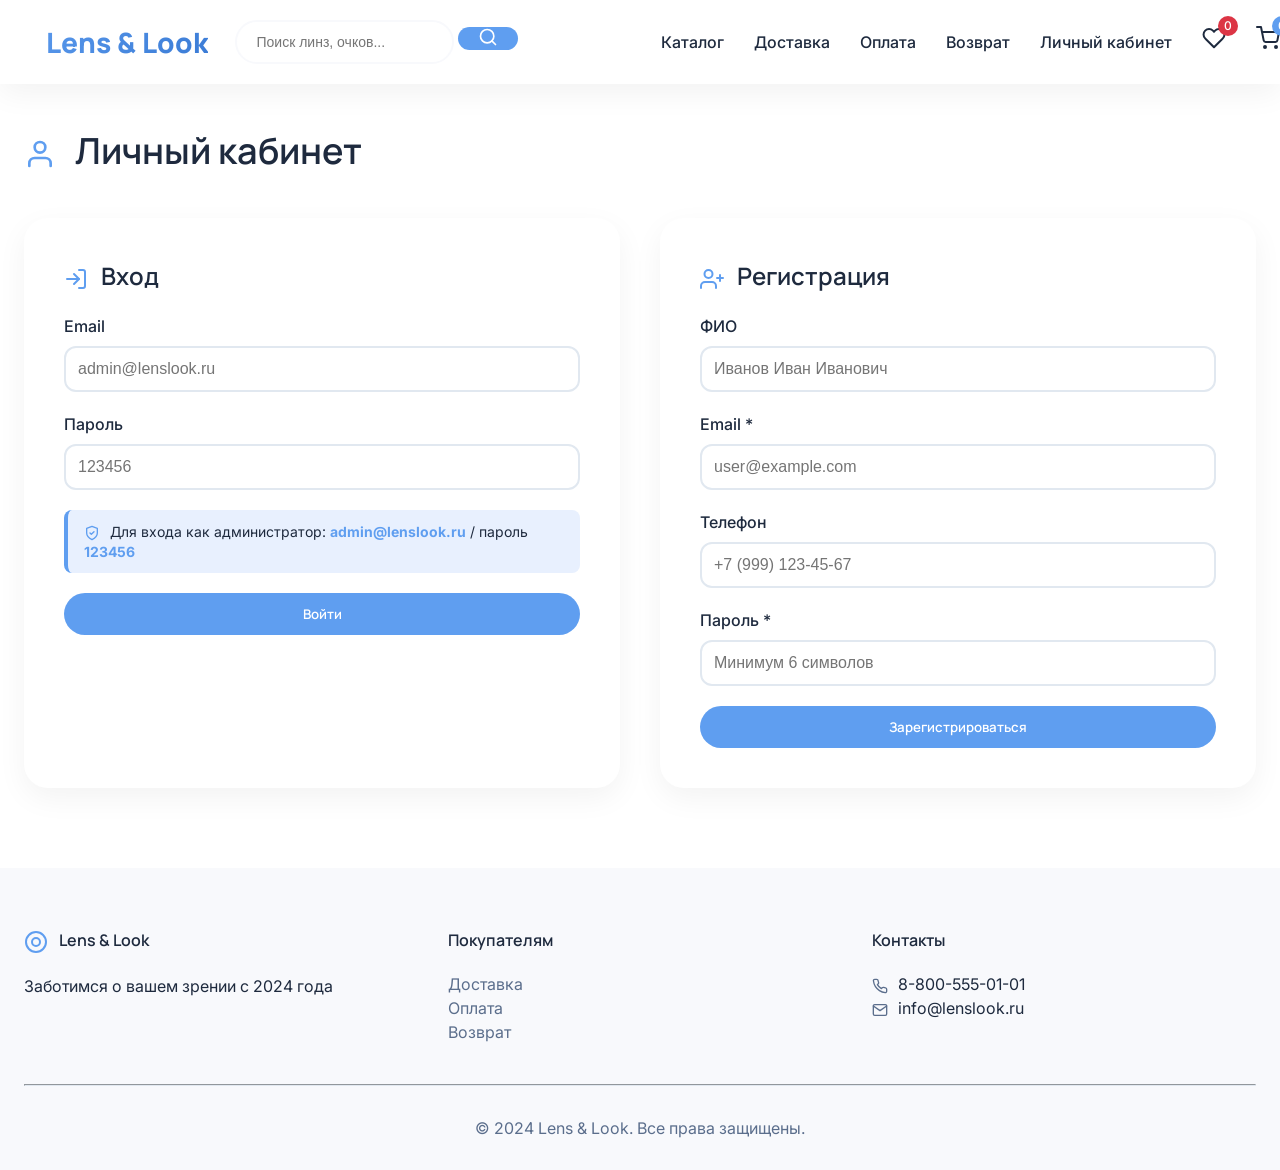
<file: account.html>
<!DOCTYPE html>
<html lang="ru">
<head>
    <meta charset="UTF-8">
    <meta name="viewport" content="width=device-width, initial-scale=1.0">
    <title>Личный кабинет - Lens & Look</title>
    <link href="https://fonts.googleapis.com/css2?family=Manrope:wght@400;600;800&family=Inter:wght@400;500&display=swap" rel="stylesheet">
    <link rel="stylesheet" href="assets/css/main.css">
</head>
<body>

<header>
    <div class="container header-inner">
        <a href="index.html" class="logo">
            <svg width="32" height="32" viewBox="0 0 24 24" fill="none" stroke="currentColor" stroke-width="2" stroke-linecap="round" stroke-linejoin="round" style="display: inline-block; vertical-align: middle; margin-right: 8px;">
                <circle cx="12" cy="12" r="10"/>
                <circle cx="12" cy="12" r="4"/>
                <line x1="21" y1="12" x2="23" y2="12"/>
                <line x1="1" y1="12" x2="3" y2="12"/>
                <line x1="12" y1="21" x2="12" y2="23"/>
                <line x1="12" y1="1" x2="12" y2="3"/>
            </svg>
            Lens & Look
        </a>
        <div class="search-bar">
            <form action="search.html" method="GET">
                <input type="text" name="q" placeholder="Поиск линз, очков..." required>
                <button type="submit">
                    <svg width="20" height="20" viewBox="0 0 24 24" fill="none" stroke="currentColor" stroke-width="2" stroke-linecap="round" stroke-linejoin="round">
                        <circle cx="11" cy="11" r="8"/>
                        <line x1="21" y1="21" x2="16.65" y2="16.65"/>
                    </svg>
                </button>
            </form>
        </div>
        <div class="nav-links">
            <a href="catalog.html">Каталог</a>
            <a href="delivery.html">Доставка</a>
            <a href="payment.html">Оплата</a>
            <a href="returns.html">Возврат</a>
            <a href="account.html">Личный кабинет</a>
            <a href="favorites.html" class="favorites-icon">
                <svg width="24" height="24" viewBox="0 0 24 24" fill="none" stroke="currentColor" stroke-width="2" stroke-linecap="round" stroke-linejoin="round">
                    <path d="M20.84 4.61a5.5 5.5 0 0 0-7.78 0L12 5.67l-1.06-1.06a5.5 5.5 0 0 0-7.78 7.78l1.06 1.06L12 21.23l7.78-7.78 1.06-1.06a5.5 5.5 0 0 0 0-7.78z"/>
                </svg>
                <span class="favorites-count" id="favoritesCount">0</span>
            </a>
            <a href="cart.html" class="cart-icon">
                <svg width="24" height="24" viewBox="0 0 24 24" fill="none" stroke="currentColor" stroke-width="2" stroke-linecap="round" stroke-linejoin="round">
                    <circle cx="9" cy="21" r="1"/>
                    <circle cx="20" cy="21" r="1"/>
                    <path d="M1 1h4l2.68 13.39a2 2 0 0 0 2 1.61h9.72a2 2 0 0 0 2-1.61L23 6H6"/>
                </svg>
                <span class="cart-count" id="cartCount">0</span>
            </a>
        </div>
    </div>
</header>

<main>
    <div class="container">
        <h1 class="page-title">
            <svg width="32" height="32" viewBox="0 0 24 24" fill="none" stroke="#5F9EF0" stroke-width="2" stroke-linecap="round" stroke-linejoin="round" style="display: inline-block; vertical-align: middle; margin-right: 12px;">
                <path d="M20 21v-2a4 4 0 0 0-4-4H8a4 4 0 0 0-4 4v2"/>
                <circle cx="12" cy="7" r="4"/>
            </svg>
            Личный кабинет
        </h1>
        <div id="accountContent"></div>
    </div>
</main>

<footer>
    <div class="container">
        <div class="footer-grid">
            <div>
                <h4>
                    <svg width="24" height="24" viewBox="0 0 24 24" fill="none" stroke="#5F9EF0" stroke-width="2" stroke-linecap="round" stroke-linejoin="round" style="display: inline-block; vertical-align: middle; margin-right: 8px;">
                        <circle cx="12" cy="12" r="10"/>
                        <circle cx="12" cy="12" r="4"/>
                    </svg>
                    Lens & Look
                </h4>
                <p>Заботимся о вашем зрении с 2024 года</p>
            </div>
            <div>
                <h4>Покупателям</h4>
                <ul>
                    <li><a href="delivery.html">Доставка</a></li>
                    <li><a href="payment.html">Оплата</a></li>
                    <li><a href="returns.html">Возврат</a></li>
                </ul>
            </div>
            <div>
                <h4>Контакты</h4>
                <p>
                    <svg width="16" height="16" viewBox="0 0 24 24" fill="none" stroke="#5B6E8C" stroke-width="2" stroke-linecap="round" stroke-linejoin="round" style="display: inline-block; vertical-align: middle; margin-right: 6px;">
                        <path d="M22 16.92v3a2 2 0 0 1-2.18 2 19.79 19.79 0 0 1-8.63-3.07 19.5 19.5 0 0 1-6-6 19.79 19.79 0 0 1-3.07-8.67A2 2 0 0 1 4.11 2h3a2 2 0 0 1 2 1.72c.127.96.361 1.903.7 2.81a2 2 0 0 1-.45 2.11L8.09 9.91a16 16 0 0 0 6 6l1.27-1.27a2 2 0 0 1 2.11-.45c.907.339 1.85.573 2.81.7A2 2 0 0 1 22 16.92z"/>
                    </svg>
                    8-800-555-01-01
                </p>
                <p>
                    <svg width="16" height="16" viewBox="0 0 24 24" fill="none" stroke="#5B6E8C" stroke-width="2" stroke-linecap="round" stroke-linejoin="round" style="display: inline-block; vertical-align: middle; margin-right: 6px;">
                        <path d="M4 4h16c1.1 0 2 .9 2 2v12c0 1.1-.9 2-2 2H4c-1.1 0-2-.9-2-2V6c0-1.1.9-2 2-2z"/>
                        <polyline points="22,6 12,13 2,6"/>
                    </svg>
                    info@lenslook.ru
                </p>
            </div>
        </div>
        <hr>
        <p class="copyright">© 2024 Lens & Look. Все права защищены.</p>
    </div>
</footer>

<script src="assets/js/main.js"></script>
</body>
</html>
</file>
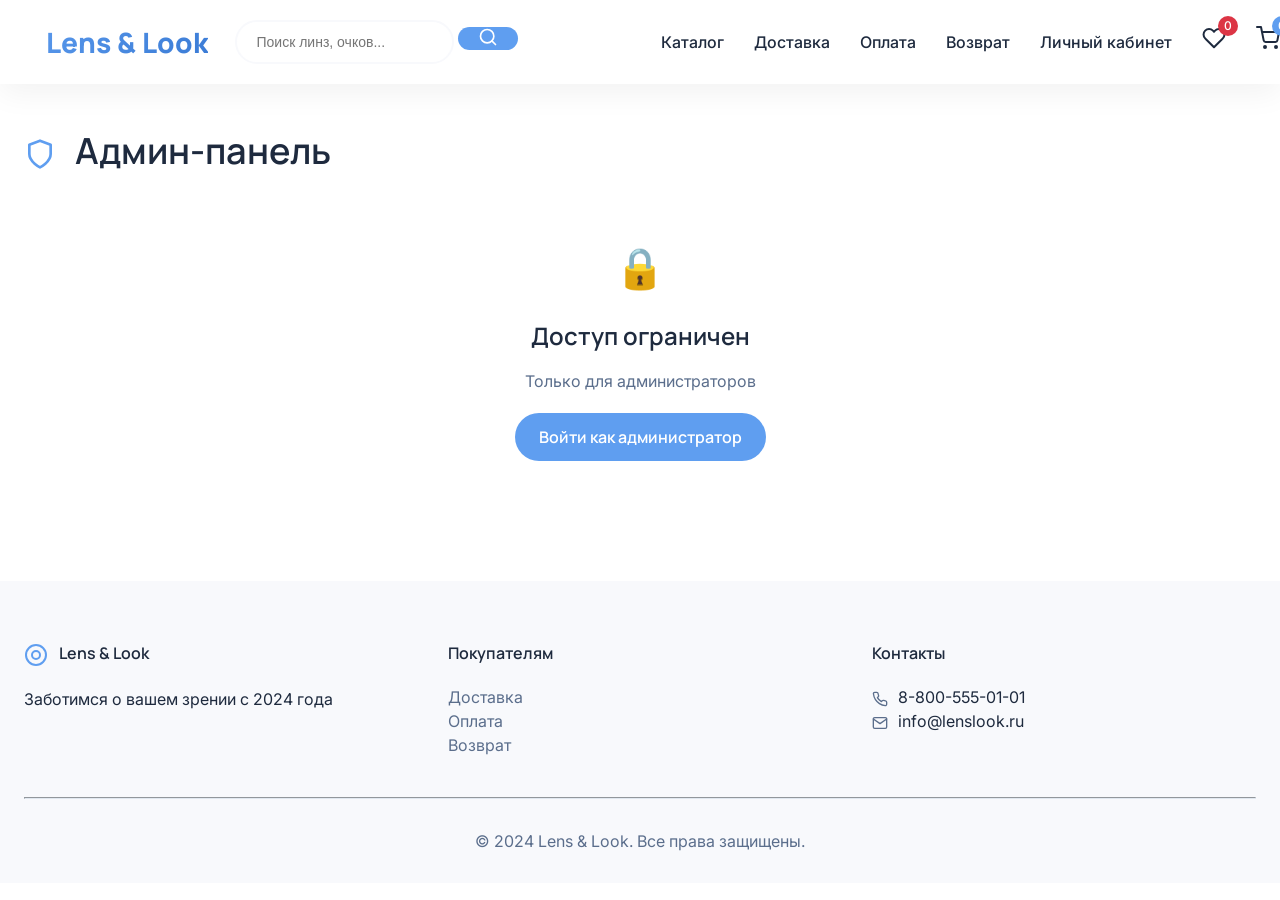
<file: admin.html>
<!DOCTYPE html>
<html lang="ru">
<head>
    <meta charset="UTF-8">
    <meta name="viewport" content="width=device-width, initial-scale=1.0">
    <title>Админ-панель - Lens & Look</title>
    <link href="https://fonts.googleapis.com/css2?family=Manrope:wght@400;600;800&family=Inter:wght@400;500&display=swap" rel="stylesheet">
    <link rel="stylesheet" href="assets/css/main.css">
</head>
<body>

<header>
    <div class="container header-inner">
        <a href="index.html" class="logo">
            <svg width="32" height="32" viewBox="0 0 24 24" fill="none" stroke="currentColor" stroke-width="2" stroke-linecap="round" stroke-linejoin="round" style="display: inline-block; vertical-align: middle; margin-right: 8px;">
                <circle cx="12" cy="12" r="10"/>
                <circle cx="12" cy="12" r="4"/>
                <line x1="21" y1="12" x2="23" y2="12"/>
                <line x1="1" y1="12" x2="3" y2="12"/>
                <line x1="12" y1="21" x2="12" y2="23"/>
                <line x1="12" y1="1" x2="12" y2="3"/>
            </svg>
            Lens & Look
        </a>
        <div class="search-bar">
            <form action="search.html" method="GET">
                <input type="text" name="q" placeholder="Поиск линз, очков..." required>
                <button type="submit">
                    <svg width="20" height="20" viewBox="0 0 24 24" fill="none" stroke="currentColor" stroke-width="2" stroke-linecap="round" stroke-linejoin="round">
                        <circle cx="11" cy="11" r="8"/>
                        <line x1="21" y1="21" x2="16.65" y2="16.65"/>
                    </svg>
                </button>
            </form>
        </div>
        <div class="nav-links">
            <a href="catalog.html">Каталог</a>
            <a href="delivery.html">Доставка</a>
            <a href="payment.html">Оплата</a>
            <a href="returns.html">Возврат</a>
            <a href="account.html">Личный кабинет</a>
            <a href="favorites.html" class="favorites-icon">
                <svg width="24" height="24" viewBox="0 0 24 24" fill="none" stroke="currentColor" stroke-width="2" stroke-linecap="round" stroke-linejoin="round">
                    <path d="M20.84 4.61a5.5 5.5 0 0 0-7.78 0L12 5.67l-1.06-1.06a5.5 5.5 0 0 0-7.78 7.78l1.06 1.06L12 21.23l7.78-7.78 1.06-1.06a5.5 5.5 0 0 0 0-7.78z"/>
                </svg>
                <span class="favorites-count" id="favoritesCount">0</span>
            </a>
            <a href="cart.html" class="cart-icon">
                <svg width="24" height="24" viewBox="0 0 24 24" fill="none" stroke="currentColor" stroke-width="2" stroke-linecap="round" stroke-linejoin="round">
                    <circle cx="9" cy="21" r="1"/>
                    <circle cx="20" cy="21" r="1"/>
                    <path d="M1 1h4l2.68 13.39a2 2 0 0 0 2 1.61h9.72a2 2 0 0 0 2-1.61L23 6H6"/>
                </svg>
                <span class="cart-count" id="cartCount">0</span>
            </a>
        </div>
    </div>
</header>

<main>
    <div class="container">
        <h1 class="page-title">
            <svg width="32" height="32" viewBox="0 0 24 24" fill="none" stroke="#5F9EF0" stroke-width="2" stroke-linecap="round" stroke-linejoin="round" style="display: inline-block; vertical-align: middle; margin-right: 12px;">
                <path d="M12 22s8-4 8-10V5l-8-3-8 3v7c0 6 8 10 8 10z"/>
            </svg>
            Админ-панель
        </h1>
        
        <!-- Проверка на админа -->
        <div id="adminAccessCheck">
            <div style="text-align: center; padding: 40px;">
                <div style="font-size: 40px; margin-bottom: 20px;">🔒</div>
                <h2 style="margin-bottom: 15px;">Доступ ограничен</h2>
                <p style="color: #5B6E8C; margin-bottom: 20px;">Только для администраторов</p>
                <a href="account.html" class="btn">Войти как администратор</a>
            </div>
        </div>
        
        <div id="adminContent" style="display: none;"></div>
    </div>
</main>

<footer>
    <div class="container">
        <div class="footer-grid">
            <div>
                <h4>
                    <svg width="24" height="24" viewBox="0 0 24 24" fill="none" stroke="#5F9EF0" stroke-width="2" stroke-linecap="round" stroke-linejoin="round" style="display: inline-block; vertical-align: middle; margin-right: 8px;">
                        <circle cx="12" cy="12" r="10"/>
                        <circle cx="12" cy="12" r="4"/>
                    </svg>
                    Lens & Look
                </h4>
                <p>Заботимся о вашем зрении с 2024 года</p>
            </div>
            <div>
                <h4>Покупателям</h4>
                <ul>
                    <li><a href="delivery.html">Доставка</a></li>
                    <li><a href="payment.html">Оплата</a></li>
                    <li><a href="returns.html">Возврат</a></li>
                </ul>
            </div>
            <div>
                <h4>Контакты</h4>
                <p>
                    <svg width="16" height="16" viewBox="0 0 24 24" fill="none" stroke="#5B6E8C" stroke-width="2" stroke-linecap="round" stroke-linejoin="round" style="display: inline-block; vertical-align: middle; margin-right: 6px;">
                        <path d="M22 16.92v3a2 2 0 0 1-2.18 2 19.79 19.79 0 0 1-8.63-3.07 19.5 19.5 0 0 1-6-6 19.79 19.79 0 0 1-3.07-8.67A2 2 0 0 1 4.11 2h3a2 2 0 0 1 2 1.72c.127.96.361 1.903.7 2.81a2 2 0 0 1-.45 2.11L8.09 9.91a16 16 0 0 0 6 6l1.27-1.27a2 2 0 0 1 2.11-.45c.907.339 1.85.573 2.81.7A2 2 0 0 1 22 16.92z"/>
                    </svg>
                    8-800-555-01-01
                </p>
                <p>
                    <svg width="16" height="16" viewBox="0 0 24 24" fill="none" stroke="#5B6E8C" stroke-width="2" stroke-linecap="round" stroke-linejoin="round" style="display: inline-block; vertical-align: middle; margin-right: 6px;">
                        <path d="M4 4h16c1.1 0 2 .9 2 2v12c0 1.1-.9 2-2 2H4c-1.1 0-2-.9-2-2V6c0-1.1.9-2 2-2z"/>
                        <polyline points="22,6 12,13 2,6"/>
                    </svg>
                    info@lenslook.ru
                </p>
            </div>
        </div>
        <hr>
        <p class="copyright">© 2024 Lens & Look. Все права защищены.</p>
    </div>
</footer>

<script src="assets/js/main.js"></script>
<script>
    // Проверка доступа при загрузке страницы
    document.addEventListener('DOMContentLoaded', function() {
        const user = getCurrentUser();
        const isAdmin = user && user.isAdmin;
        
        const accessCheck = document.getElementById('adminAccessCheck');
        const adminContent = document.getElementById('adminContent');
        
        if (isAdmin) {
            accessCheck.style.display = 'none';
            adminContent.style.display = 'block';
            adminContent.innerHTML = renderAdminPanel();
            
            // Загружаем заказы
            setTimeout(function() {
                if (typeof renderAdminOrders === 'function') {
                    renderAdminOrders();
                }
            }, 100);
        } else {
            accessCheck.style.display = 'block';
            adminContent.style.display = 'none';
        }
        
        updateCartCount();
        updateFavoritesCount();
    });
</script>
</body>
</html>
</file>
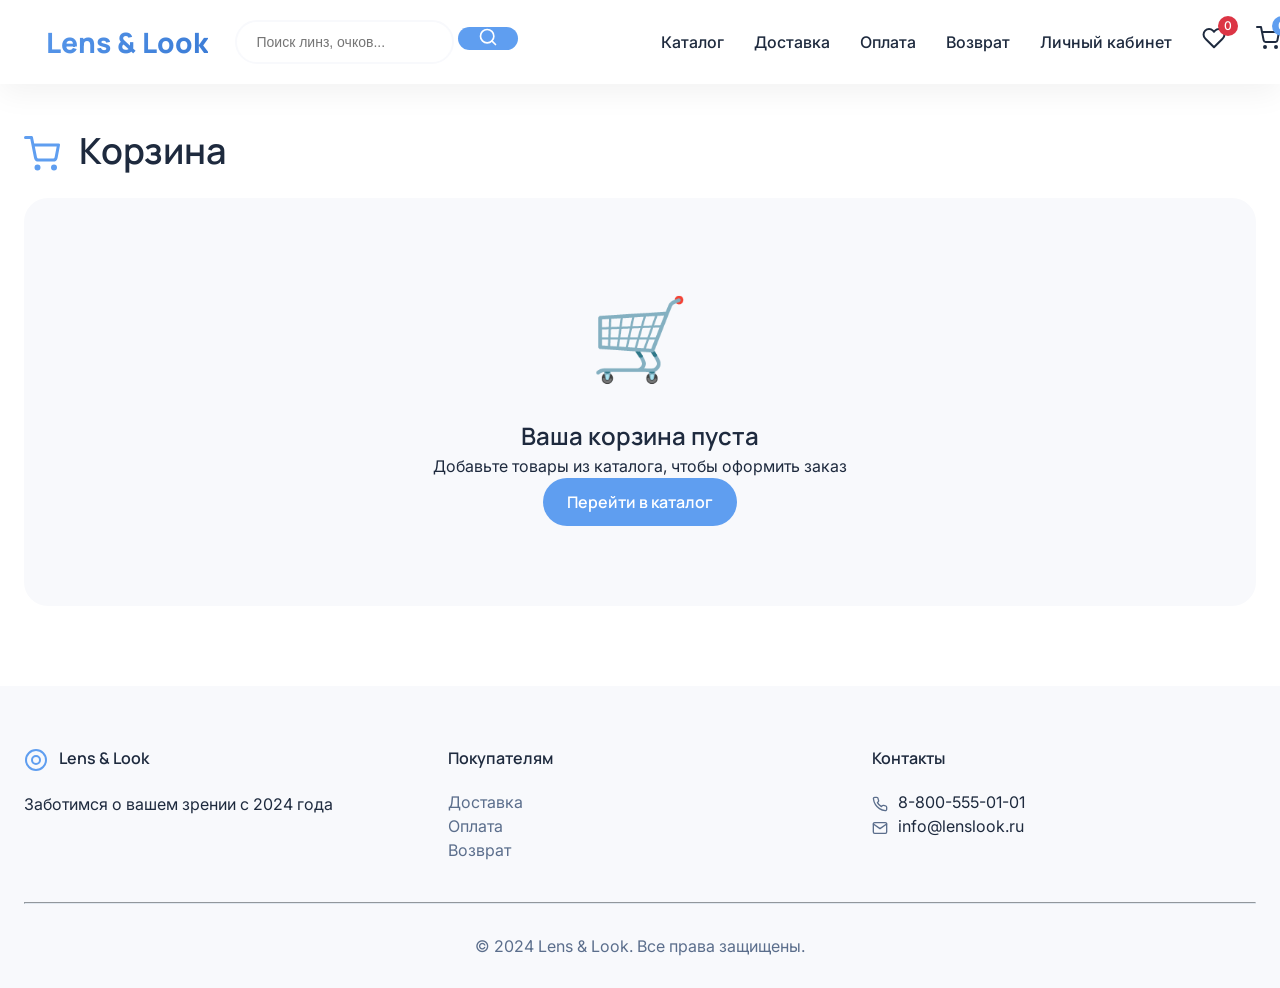
<file: cart.html>
<!DOCTYPE html>
<html lang="ru">
<head>
    <meta charset="UTF-8">
    <meta name="viewport" content="width=device-width, initial-scale=1.0">
    <title>Корзина - Lens & Look</title>
    <link href="https://fonts.googleapis.com/css2?family=Manrope:wght@400;600;800&family=Inter:wght@400;500&display=swap" rel="stylesheet">
    <link rel="stylesheet" href="assets/css/main.css">
</head>
<body>

<header>
    <div class="container header-inner">
        <a href="index.html" class="logo">
            <svg width="32" height="32" viewBox="0 0 24 24" fill="none" stroke="currentColor" stroke-width="2" stroke-linecap="round" stroke-linejoin="round" style="display: inline-block; vertical-align: middle; margin-right: 8px;">
                <circle cx="12" cy="12" r="10"/>
                <circle cx="12" cy="12" r="4"/>
                <line x1="21" y1="12" x2="23" y2="12"/>
                <line x1="1" y1="12" x2="3" y2="12"/>
                <line x1="12" y1="21" x2="12" y2="23"/>
                <line x1="12" y1="1" x2="12" y2="3"/>
            </svg>
            Lens & Look
        </a>
        <div class="search-bar">
            <form action="search.html" method="GET">
                <input type="text" name="q" placeholder="Поиск линз, очков..." required>
                <button type="submit">
                    <svg width="20" height="20" viewBox="0 0 24 24" fill="none" stroke="currentColor" stroke-width="2" stroke-linecap="round" stroke-linejoin="round">
                        <circle cx="11" cy="11" r="8"/>
                        <line x1="21" y1="21" x2="16.65" y2="16.65"/>
                    </svg>
                </button>
            </form>
        </div>
        <div class="nav-links">
            <a href="catalog.html">Каталог</a>
            <a href="delivery.html">Доставка</a>
            <a href="payment.html">Оплата</a>
            <a href="returns.html">Возврат</a>
            <a href="account.html">Личный кабинет</a>
            <a href="favorites.html" class="favorites-icon">
                <svg width="24" height="24" viewBox="0 0 24 24" fill="none" stroke="currentColor" stroke-width="2" stroke-linecap="round" stroke-linejoin="round">
                    <path d="M20.84 4.61a5.5 5.5 0 0 0-7.78 0L12 5.67l-1.06-1.06a5.5 5.5 0 0 0-7.78 7.78l1.06 1.06L12 21.23l7.78-7.78 1.06-1.06a5.5 5.5 0 0 0 0-7.78z"/>
                </svg>
                <span class="favorites-count" id="favoritesCount">0</span>
            </a>
            <a href="cart.html" class="cart-icon">
                <svg width="24" height="24" viewBox="0 0 24 24" fill="none" stroke="currentColor" stroke-width="2" stroke-linecap="round" stroke-linejoin="round">
                    <circle cx="9" cy="21" r="1"/>
                    <circle cx="20" cy="21" r="1"/>
                    <path d="M1 1h4l2.68 13.39a2 2 0 0 0 2 1.61h9.72a2 2 0 0 0 2-1.61L23 6H6"/>
                </svg>
                <span class="cart-count" id="cartCount">0</span>
            </a>
        </div>
    </div>
</header>

<main>
    <div class="container">
        <h1 class="page-title">
            <svg width="36" height="36" viewBox="0 0 24 24" fill="none" stroke="#5F9EF0" stroke-width="2" stroke-linecap="round" stroke-linejoin="round" style="display: inline-block; vertical-align: middle; margin-right: 12px;">
                <circle cx="9" cy="21" r="1"/>
                <circle cx="20" cy="21" r="1"/>
                <path d="M1 1h4l2.68 13.39a2 2 0 0 0 2 1.61h9.72a2 2 0 0 0 2-1.61L23 6H6"/>
            </svg>
            Корзина
        </h1>
        <div id="cartContent"></div>
    </div>
</main>

<footer>
    <div class="container">
        <div class="footer-grid">
            <div>
                <h4>
                    <svg width="24" height="24" viewBox="0 0 24 24" fill="none" stroke="#5F9EF0" stroke-width="2" stroke-linecap="round" stroke-linejoin="round" style="display: inline-block; vertical-align: middle; margin-right: 8px;">
                        <circle cx="12" cy="12" r="10"/>
                        <circle cx="12" cy="12" r="4"/>
                    </svg>
                    Lens & Look
                </h4>
                <p>Заботимся о вашем зрении с 2024 года</p>
            </div>
            <div>
                <h4>Покупателям</h4>
                <ul>
                    <li><a href="delivery.html">Доставка</a></li>
                    <li><a href="payment.html">Оплата</a></li>
                    <li><a href="returns.html">Возврат</a></li>
                </ul>
            </div>
            <div>
                <h4>Контакты</h4>
                <p>
                    <svg width="16" height="16" viewBox="0 0 24 24" fill="none" stroke="#5B6E8C" stroke-width="2" stroke-linecap="round" stroke-linejoin="round" style="display: inline-block; vertical-align: middle; margin-right: 6px;">
                        <path d="M22 16.92v3a2 2 0 0 1-2.18 2 19.79 19.79 0 0 1-8.63-3.07 19.5 19.5 0 0 1-6-6 19.79 19.79 0 0 1-3.07-8.67A2 2 0 0 1 4.11 2h3a2 2 0 0 1 2 1.72c.127.96.361 1.903.7 2.81a2 2 0 0 1-.45 2.11L8.09 9.91a16 16 0 0 0 6 6l1.27-1.27a2 2 0 0 1 2.11-.45c.907.339 1.85.573 2.81.7A2 2 0 0 1 22 16.92z"/>
                    </svg>
                    8-800-555-01-01
                </p>
                <p>
                    <svg width="16" height="16" viewBox="0 0 24 24" fill="none" stroke="#5B6E8C" stroke-width="2" stroke-linecap="round" stroke-linejoin="round" style="display: inline-block; vertical-align: middle; margin-right: 6px;">
                        <path d="M4 4h16c1.1 0 2 .9 2 2v12c0 1.1-.9 2-2 2H4c-1.1 0-2-.9-2-2V6c0-1.1.9-2 2-2z"/>
                        <polyline points="22,6 12,13 2,6"/>
                    </svg>
                    info@lenslook.ru
                </p>
            </div>
        </div>
        <hr>
        <p class="copyright">© 2024 Lens & Look. Все права защищены.</p>
    </div>
</footer>

<script src="assets/js/main.js"></script>
</body>
</html>
</file>
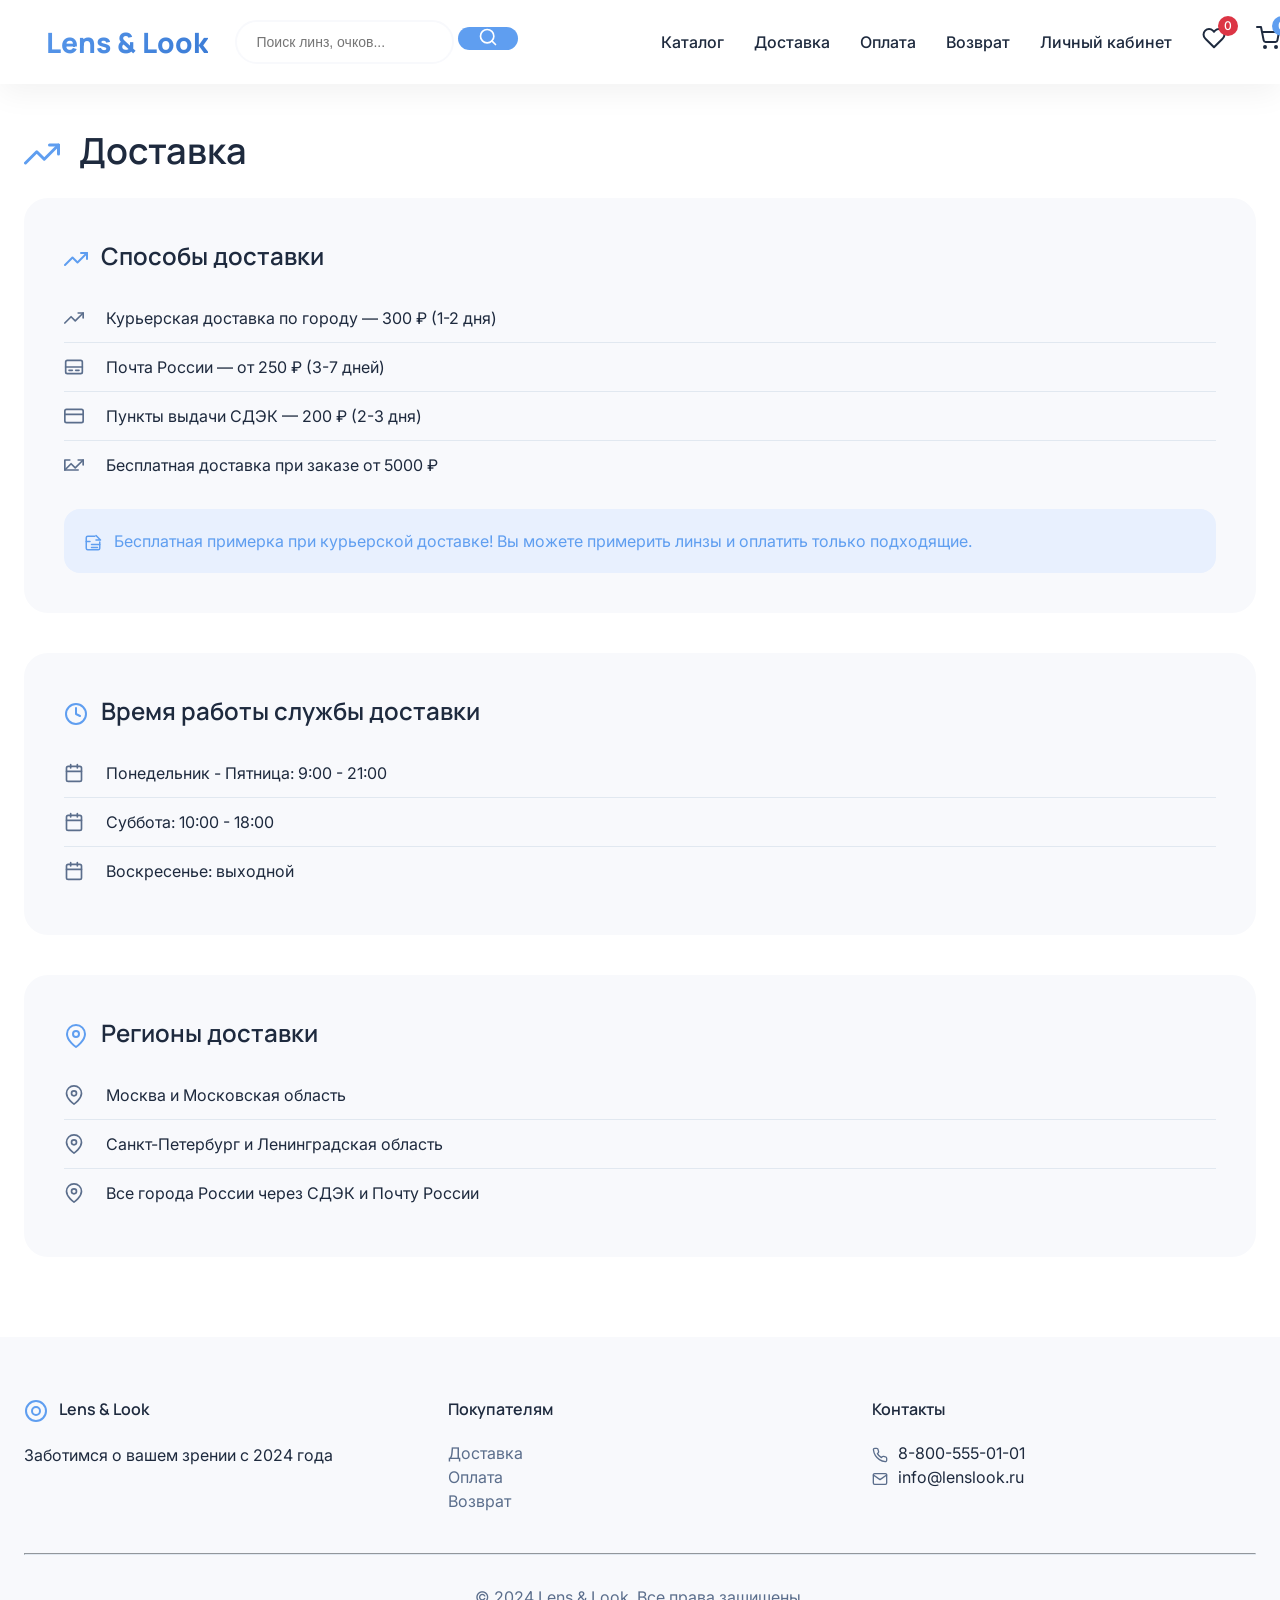
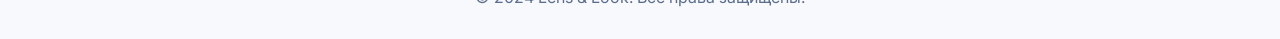
<file: delivery.html>
<!DOCTYPE html>
<html lang="ru">
<head>
    <meta charset="UTF-8">
    <meta name="viewport" content="width=device-width, initial-scale=1.0">
    <title>Доставка - Lens & Look</title>
    <link href="https://fonts.googleapis.com/css2?family=Manrope:wght@400;600;800&family=Inter:wght@400;500&display=swap" rel="stylesheet">
    <link rel="stylesheet" href="assets/css/main.css">
</head>
<body>

<header>
    <div class="container header-inner">
        <a href="index.html" class="logo">
            <svg width="32" height="32" viewBox="0 0 24 24" fill="none" stroke="currentColor" stroke-width="2" stroke-linecap="round" stroke-linejoin="round" style="display: inline-block; vertical-align: middle; margin-right: 8px;">
                <circle cx="12" cy="12" r="10"/>
                <circle cx="12" cy="12" r="4"/>
                <line x1="21" y1="12" x2="23" y2="12"/>
                <line x1="1" y1="12" x2="3" y2="12"/>
                <line x1="12" y1="21" x2="12" y2="23"/>
                <line x1="12" y1="1" x2="12" y2="3"/>
            </svg>
            Lens & Look
        </a>
        <div class="search-bar">
            <form action="search.html" method="GET">
                <input type="text" name="q" placeholder="Поиск линз, очков..." required>
                <button type="submit">
                    <svg width="20" height="20" viewBox="0 0 24 24" fill="none" stroke="currentColor" stroke-width="2" stroke-linecap="round" stroke-linejoin="round">
                        <circle cx="11" cy="11" r="8"/>
                        <line x1="21" y1="21" x2="16.65" y2="16.65"/>
                    </svg>
                </button>
            </form>
        </div>
        <div class="nav-links">
            <a href="catalog.html">Каталог</a>
            <a href="delivery.html">Доставка</a>
            <a href="payment.html">Оплата</a>
            <a href="returns.html">Возврат</a>
            <a href="account.html">Личный кабинет</a>
            <a href="favorites.html" class="favorites-icon">
                <svg width="24" height="24" viewBox="0 0 24 24" fill="none" stroke="currentColor" stroke-width="2" stroke-linecap="round" stroke-linejoin="round">
                    <path d="M20.84 4.61a5.5 5.5 0 0 0-7.78 0L12 5.67l-1.06-1.06a5.5 5.5 0 0 0-7.78 7.78l1.06 1.06L12 21.23l7.78-7.78 1.06-1.06a5.5 5.5 0 0 0 0-7.78z"/>
                </svg>
                <span class="favorites-count" id="favoritesCount">0</span>
            </a>
            <a href="cart.html" class="cart-icon">
                <svg width="24" height="24" viewBox="0 0 24 24" fill="none" stroke="currentColor" stroke-width="2" stroke-linecap="round" stroke-linejoin="round">
                    <circle cx="9" cy="21" r="1"/>
                    <circle cx="20" cy="21" r="1"/>
                    <path d="M1 1h4l2.68 13.39a2 2 0 0 0 2 1.61h9.72a2 2 0 0 0 2-1.61L23 6H6"/>
                </svg>
                <span class="cart-count" id="cartCount">0</span>
            </a>
        </div>
    </div>
</header>

<main>
    <div class="container">
        <h1 class="delivery-header">
            <svg width="36" height="36" viewBox="0 0 24 24" fill="none" stroke="#5F9EF0" stroke-width="2" stroke-linecap="round" stroke-linejoin="round" style="display: inline-block; vertical-align: middle; margin-right: 12px;">
                <polyline points="23 6 13.5 15.5 8.5 10.5 1 18"/>
                <polyline points="17 6 23 6 23 12"/>
            </svg>
            Доставка
        </h1>
        
        <div class="delivery-block">
            <h3>
                <svg width="24" height="24" viewBox="0 0 24 24" fill="none" stroke="#5F9EF0" stroke-width="2" stroke-linecap="round" stroke-linejoin="round" style="display: inline-block; vertical-align: middle; margin-right: 8px;">
                    <polyline points="23 6 13.5 15.5 8.5 10.5 1 18"/>
                    <polyline points="17 6 23 6 23 12"/>
                </svg>
                Способы доставки
            </h3>
            <ul class="delivery-list">
                <li>
                    <svg width="20" height="20" viewBox="0 0 24 24" fill="none" stroke="#5B6E8C" stroke-width="2" stroke-linecap="round" stroke-linejoin="round" style="display: inline-block; vertical-align: middle; margin-right: 10px;">
                        <polyline points="23 6 13.5 15.5 8.5 10.5 1 18"/>
                        <polyline points="17 6 23 6 23 12"/>
                    </svg>
                    Курьерская доставка по городу — 300 ₽ (1-2 дня)
                </li>
                <li>
                    <svg width="20" height="20" viewBox="0 0 24 24" fill="none" stroke="#5B6E8C" stroke-width="2" stroke-linecap="round" stroke-linejoin="round" style="display: inline-block; vertical-align: middle; margin-right: 10px;">
                        <rect x="2" y="4" width="20" height="16" rx="2"/>
                        <path d="M2 12h20"/>
                        <path d="M6 16h4"/>
                        <path d="M14 16h4"/>
                    </svg>
                    Почта России — от 250 ₽ (3-7 дней)
                </li>
                <li>
                    <svg width="20" height="20" viewBox="0 0 24 24" fill="none" stroke="#5B6E8C" stroke-width="2" stroke-linecap="round" stroke-linejoin="round" style="display: inline-block; vertical-align: middle; margin-right: 10px;">
                        <rect x="1" y="4" width="22" height="16" rx="2" ry="2"/>
                        <line x1="1" y1="10" x2="23" y2="10"/>
                    </svg>
                    Пункты выдачи СДЭК — 200 ₽ (2-3 дня)
                </li>
                <li>
                    <svg width="20" height="20" viewBox="0 0 24 24" fill="none" stroke="#5B6E8C" stroke-width="2" stroke-linecap="round" stroke-linejoin="round" style="display: inline-block; vertical-align: middle; margin-right: 10px;">
                        <polyline points="23 6 13.5 15.5 8.5 10.5 1 18"/>
                        <polyline points="17 6 23 6 23 12"/>
                        <polyline points="7 6 1 6 1 18 17 18"/>
                    </svg>
                    Бесплатная доставка при заказе от 5000 ₽
                </li>
            </ul>
            
            <div class="delivery-note">
                <svg width="18" height="18" viewBox="0 0 24 24" fill="none" stroke="#5F9EF0" stroke-width="2" stroke-linecap="round" stroke-linejoin="round" style="display: inline-block; vertical-align: middle; margin-right: 8px;">
                    <path d="M21 10.5V19a2 2 0 0 1-2 2H5a2 2 0 0 1-2-2V5a2 2 0 0 1 2-2h9.5"/>
                    <polyline points="16 2 22 8 16 8"/>
                    <line x1="10" y1="14" x2="21" y2="14"/>
                    <line x1="10" y1="18" x2="18" y2="18"/>
                    <line x1="3" y1="10" x2="8" y2="10"/>
                </svg>
                Бесплатная примерка при курьерской доставке! Вы можете примерить линзы и оплатить только подходящие.
            </div>
        </div>
        
        <div class="delivery-block">
            <h3>
                <svg width="24" height="24" viewBox="0 0 24 24" fill="none" stroke="#5F9EF0" stroke-width="2" stroke-linecap="round" stroke-linejoin="round" style="display: inline-block; vertical-align: middle; margin-right: 8px;">
                    <circle cx="12" cy="12" r="10"/>
                    <polyline points="12 6 12 12 16 14"/>
                </svg>
                Время работы службы доставки
            </h3>
            <ul class="delivery-list">
                <li>
                    <svg width="20" height="20" viewBox="0 0 24 24" fill="none" stroke="#5B6E8C" stroke-width="2" stroke-linecap="round" stroke-linejoin="round" style="display: inline-block; vertical-align: middle; margin-right: 10px;">
                        <rect x="3" y="4" width="18" height="18" rx="2" ry="2"/>
                        <line x1="16" y1="2" x2="16" y2="6"/>
                        <line x1="8" y1="2" x2="8" y2="6"/>
                        <line x1="3" y1="10" x2="21" y2="10"/>
                    </svg>
                    Понедельник - Пятница: 9:00 - 21:00
                </li>
                <li>
                    <svg width="20" height="20" viewBox="0 0 24 24" fill="none" stroke="#5B6E8C" stroke-width="2" stroke-linecap="round" stroke-linejoin="round" style="display: inline-block; vertical-align: middle; margin-right: 10px;">
                        <rect x="3" y="4" width="18" height="18" rx="2" ry="2"/>
                        <line x1="16" y1="2" x2="16" y2="6"/>
                        <line x1="8" y1="2" x2="8" y2="6"/>
                        <line x1="3" y1="10" x2="21" y2="10"/>
                    </svg>
                    Суббота: 10:00 - 18:00
                </li>
                <li>
                    <svg width="20" height="20" viewBox="0 0 24 24" fill="none" stroke="#5B6E8C" stroke-width="2" stroke-linecap="round" stroke-linejoin="round" style="display: inline-block; vertical-align: middle; margin-right: 10px;">
                        <rect x="3" y="4" width="18" height="18" rx="2" ry="2"/>
                        <line x1="16" y1="2" x2="16" y2="6"/>
                        <line x1="8" y1="2" x2="8" y2="6"/>
                        <line x1="3" y1="10" x2="21" y2="10"/>
                    </svg>
                    Воскресенье: выходной
                </li>
            </ul>
        </div>
        
        <div class="delivery-block">
            <h3>
                <svg width="24" height="24" viewBox="0 0 24 24" fill="none" stroke="#5F9EF0" stroke-width="2" stroke-linecap="round" stroke-linejoin="round" style="display: inline-block; vertical-align: middle; margin-right: 8px;">
                    <path d="M21 10c0 7-9 13-9 13s-9-6-9-13a9 9 0 0 1 18 0z"/>
                    <circle cx="12" cy="10" r="3"/>
                </svg>
                Регионы доставки
            </h3>
            <ul class="delivery-list">
                <li>
                    <svg width="20" height="20" viewBox="0 0 24 24" fill="none" stroke="#5B6E8C" stroke-width="2" stroke-linecap="round" stroke-linejoin="round" style="display: inline-block; vertical-align: middle; margin-right: 10px;">
                        <path d="M21 10c0 7-9 13-9 13s-9-6-9-13a9 9 0 0 1 18 0z"/>
                        <circle cx="12" cy="10" r="3"/>
                    </svg>
                    Москва и Московская область
                </li>
                <li>
                    <svg width="20" height="20" viewBox="0 0 24 24" fill="none" stroke="#5B6E8C" stroke-width="2" stroke-linecap="round" stroke-linejoin="round" style="display: inline-block; vertical-align: middle; margin-right: 10px;">
                        <path d="M21 10c0 7-9 13-9 13s-9-6-9-13a9 9 0 0 1 18 0z"/>
                        <circle cx="12" cy="10" r="3"/>
                    </svg>
                    Санкт-Петербург и Ленинградская область
                </li>
                <li>
                    <svg width="20" height="20" viewBox="0 0 24 24" fill="none" stroke="#5B6E8C" stroke-width="2" stroke-linecap="round" stroke-linejoin="round" style="display: inline-block; vertical-align: middle; margin-right: 10px;">
                        <path d="M21 10c0 7-9 13-9 13s-9-6-9-13a9 9 0 0 1 18 0z"/>
                        <circle cx="12" cy="10" r="3"/>
                    </svg>
                    Все города России через СДЭК и Почту России
                </li>
            </ul>
        </div>
    </div>
</main>

<footer>
    <div class="container">
        <div class="footer-grid">
            <div>
                <h4>
                    <svg width="24" height="24" viewBox="0 0 24 24" fill="none" stroke="#5F9EF0" stroke-width="2" stroke-linecap="round" stroke-linejoin="round" style="display: inline-block; vertical-align: middle; margin-right: 8px;">
                        <circle cx="12" cy="12" r="10"/>
                        <circle cx="12" cy="12" r="4"/>
                    </svg>
                    Lens & Look
                </h4>
                <p>Заботимся о вашем зрении с 2024 года</p>
            </div>
            <div>
                <h4>Покупателям</h4>
                <ul>
                    <li><a href="delivery.html">Доставка</a></li>
                    <li><a href="payment.html">Оплата</a></li>
                    <li><a href="returns.html">Возврат</a></li>
                </ul>
            </div>
            <div>
                <h4>Контакты</h4>
                <p>
                    <svg width="16" height="16" viewBox="0 0 24 24" fill="none" stroke="#5B6E8C" stroke-width="2" stroke-linecap="round" stroke-linejoin="round" style="display: inline-block; vertical-align: middle; margin-right: 6px;">
                        <path d="M22 16.92v3a2 2 0 0 1-2.18 2 19.79 19.79 0 0 1-8.63-3.07 19.5 19.5 0 0 1-6-6 19.79 19.79 0 0 1-3.07-8.67A2 2 0 0 1 4.11 2h3a2 2 0 0 1 2 1.72c.127.96.361 1.903.7 2.81a2 2 0 0 1-.45 2.11L8.09 9.91a16 16 0 0 0 6 6l1.27-1.27a2 2 0 0 1 2.11-.45c.907.339 1.85.573 2.81.7A2 2 0 0 1 22 16.92z"/>
                    </svg>
                    8-800-555-01-01
                </p>
                <p>
                    <svg width="16" height="16" viewBox="0 0 24 24" fill="none" stroke="#5B6E8C" stroke-width="2" stroke-linecap="round" stroke-linejoin="round" style="display: inline-block; vertical-align: middle; margin-right: 6px;">
                        <path d="M4 4h16c1.1 0 2 .9 2 2v12c0 1.1-.9 2-2 2H4c-1.1 0-2-.9-2-2V6c0-1.1.9-2 2-2z"/>
                        <polyline points="22,6 12,13 2,6"/>
                    </svg>
                    info@lenslook.ru
                </p>
            </div>
        </div>
        <hr>
        <p class="copyright">© 2024 Lens & Look. Все права защищены.</p>
    </div>
</footer>

<script src="assets/js/main.js"></script>
</body>
</html>
</file>
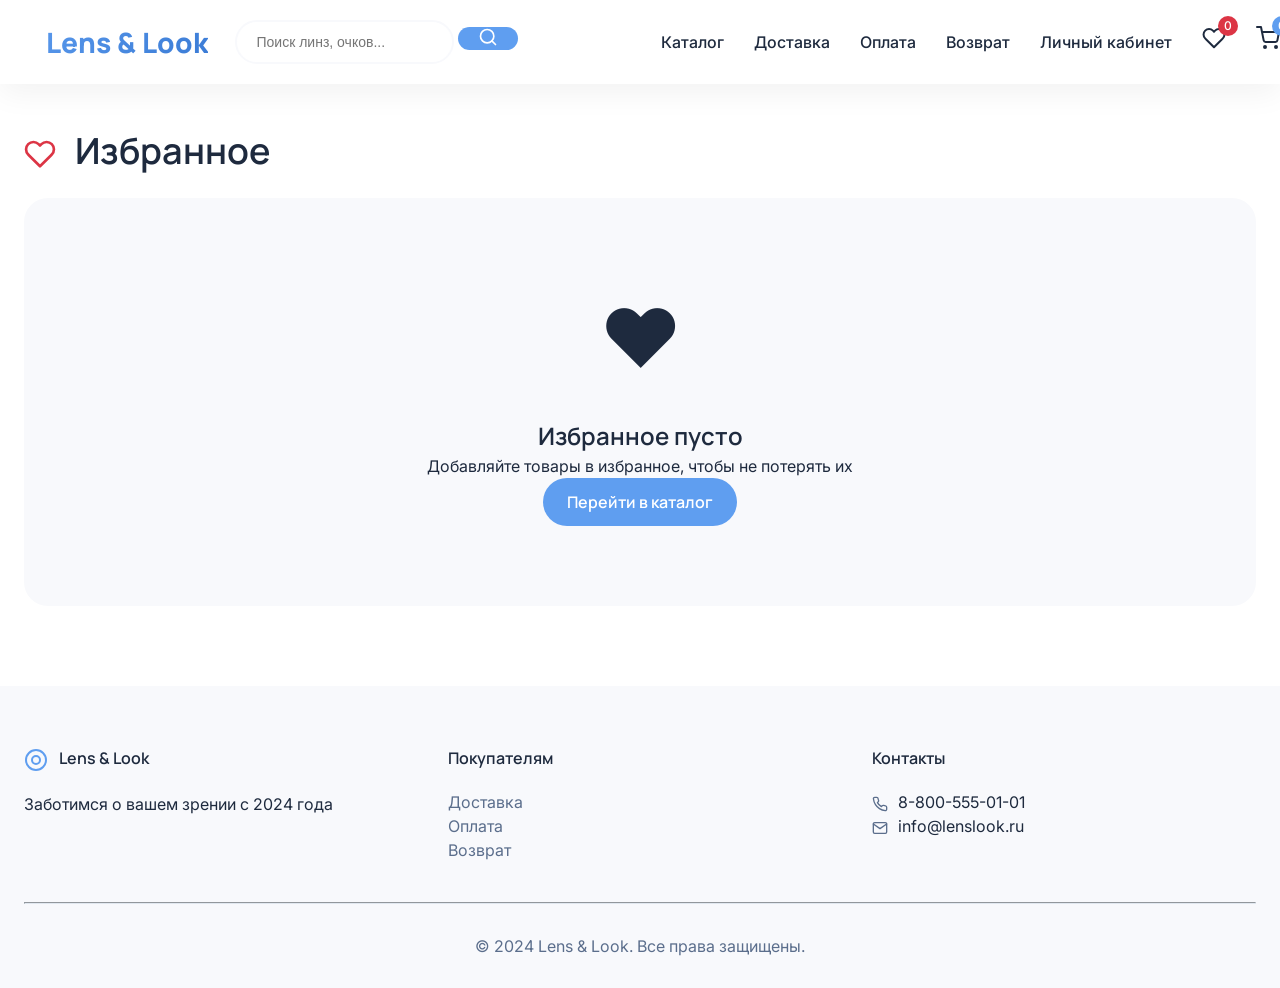
<file: favorites.html>
<!DOCTYPE html>
<html lang="ru">
<head>
    <meta charset="UTF-8">
    <meta name="viewport" content="width=device-width, initial-scale=1.0">
    <title>Избранное - Lens & Look</title>
    <link href="https://fonts.googleapis.com/css2?family=Manrope:wght@400;600;800&family=Inter:wght@400;500&display=swap" rel="stylesheet">
    <link rel="stylesheet" href="assets/css/main.css">
</head>
<body>

<header>
    <div class="container header-inner">
        <a href="index.html" class="logo">
            <svg width="32" height="32" viewBox="0 0 24 24" fill="none" stroke="currentColor" stroke-width="2" stroke-linecap="round" stroke-linejoin="round" style="display: inline-block; vertical-align: middle; margin-right: 8px;">
                <circle cx="12" cy="12" r="10"/>
                <circle cx="12" cy="12" r="4"/>
                <line x1="21" y1="12" x2="23" y2="12"/>
                <line x1="1" y1="12" x2="3" y2="12"/>
                <line x1="12" y1="21" x2="12" y2="23"/>
                <line x1="12" y1="1" x2="12" y2="3"/>
            </svg>
            Lens & Look
        </a>
        <div class="search-bar">
            <form action="search.html" method="GET">
                <input type="text" name="q" placeholder="Поиск линз, очков...">
                <button type="submit">
                    <svg width="20" height="20" viewBox="0 0 24 24" fill="none" stroke="currentColor" stroke-width="2" stroke-linecap="round" stroke-linejoin="round">
                        <circle cx="11" cy="11" r="8"/>
                        <line x1="21" y1="21" x2="16.65" y2="16.65"/>
                    </svg>
                </button>
            </form>
        </div>
        <div class="nav-links">
            <a href="catalog.html">Каталог</a>
            <a href="delivery.html">Доставка</a>
            <a href="payment.html">Оплата</a>
            <a href="returns.html">Возврат</a>
            <a href="account.html">Личный кабинет</a>
            <a href="favorites.html" class="favorites-icon">
                <svg width="24" height="24" viewBox="0 0 24 24" fill="none" stroke="currentColor" stroke-width="2" stroke-linecap="round" stroke-linejoin="round">
                    <path d="M20.84 4.61a5.5 5.5 0 0 0-7.78 0L12 5.67l-1.06-1.06a5.5 5.5 0 0 0-7.78 7.78l1.06 1.06L12 21.23l7.78-7.78 1.06-1.06a5.5 5.5 0 0 0 0-7.78z"/>
                </svg>
                <span class="favorites-count" id="favoritesCount">0</span>
            </a>
            <a href="cart.html" class="cart-icon">
                <svg width="24" height="24" viewBox="0 0 24 24" fill="none" stroke="currentColor" stroke-width="2" stroke-linecap="round" stroke-linejoin="round">
                    <circle cx="9" cy="21" r="1"/>
                    <circle cx="20" cy="21" r="1"/>
                    <path d="M1 1h4l2.68 13.39a2 2 0 0 0 2 1.61h9.72a2 2 0 0 0 2-1.61L23 6H6"/>
                </svg>
                <span class="cart-count" id="cartCount">0</span>
            </a>
        </div>
    </div>
</header>

<main>
    <div class="container">
        <h1 class="page-title">
            <svg width="32" height="32" viewBox="0 0 24 24" fill="none" stroke="#dc3545" stroke-width="2" stroke-linecap="round" stroke-linejoin="round" style="display: inline-block; vertical-align: middle; margin-right: 12px;">
                <path d="M20.84 4.61a5.5 5.5 0 0 0-7.78 0L12 5.67l-1.06-1.06a5.5 5.5 0 0 0-7.78 7.78l1.06 1.06L12 21.23l7.78-7.78 1.06-1.06a5.5 5.5 0 0 0 0-7.78z"/>
            </svg>
            Избранное
        </h1>
        <div id="favoritesContent"></div>
    </div>
</main>

<footer>
    <div class="container">
        <div class="footer-grid">
            <div>
                <h4>
                    <svg width="24" height="24" viewBox="0 0 24 24" fill="none" stroke="#5F9EF0" stroke-width="2" stroke-linecap="round" stroke-linejoin="round" style="display: inline-block; vertical-align: middle; margin-right: 8px;">
                        <circle cx="12" cy="12" r="10"/>
                        <circle cx="12" cy="12" r="4"/>
                    </svg>
                    Lens & Look
                </h4>
                <p>Заботимся о вашем зрении с 2024 года</p>
            </div>
            <div>
                <h4>Покупателям</h4>
                <ul>
                    <li><a href="delivery.html">Доставка</a></li>
                    <li><a href="payment.html">Оплата</a></li>
                    <li><a href="returns.html">Возврат</a></li>
                </ul>
            </div>
            <div>
                <h4>Контакты</h4>
                <p>
                    <svg width="16" height="16" viewBox="0 0 24 24" fill="none" stroke="#5B6E8C" stroke-width="2" stroke-linecap="round" stroke-linejoin="round" style="display: inline-block; vertical-align: middle; margin-right: 6px;">
                        <path d="M22 16.92v3a2 2 0 0 1-2.18 2 19.79 19.79 0 0 1-8.63-3.07 19.5 19.5 0 0 1-6-6 19.79 19.79 0 0 1-3.07-8.67A2 2 0 0 1 4.11 2h3a2 2 0 0 1 2 1.72c.127.96.361 1.903.7 2.81a2 2 0 0 1-.45 2.11L8.09 9.91a16 16 0 0 0 6 6l1.27-1.27a2 2 0 0 1 2.11-.45c.907.339 1.85.573 2.81.7A2 2 0 0 1 22 16.92z"/>
                    </svg>
                    8-800-555-01-01
                </p>
                <p>
                    <svg width="16" height="16" viewBox="0 0 24 24" fill="none" stroke="#5B6E8C" stroke-width="2" stroke-linecap="round" stroke-linejoin="round" style="display: inline-block; vertical-align: middle; margin-right: 6px;">
                        <path d="M4 4h16c1.1 0 2 .9 2 2v12c0 1.1-.9 2-2 2H4c-1.1 0-2-.9-2-2V6c0-1.1.9-2 2-2z"/>
                        <polyline points="22,6 12,13 2,6"/>
                    </svg>
                    info@lenslook.ru
                </p>
            </div>
        </div>
        <hr>
        <p class="copyright">© 2024 Lens & Look. Все права защищены.</p>
    </div>
</footer>

<script src="assets/js/main.js"></script>
</body>
</html>
</file>
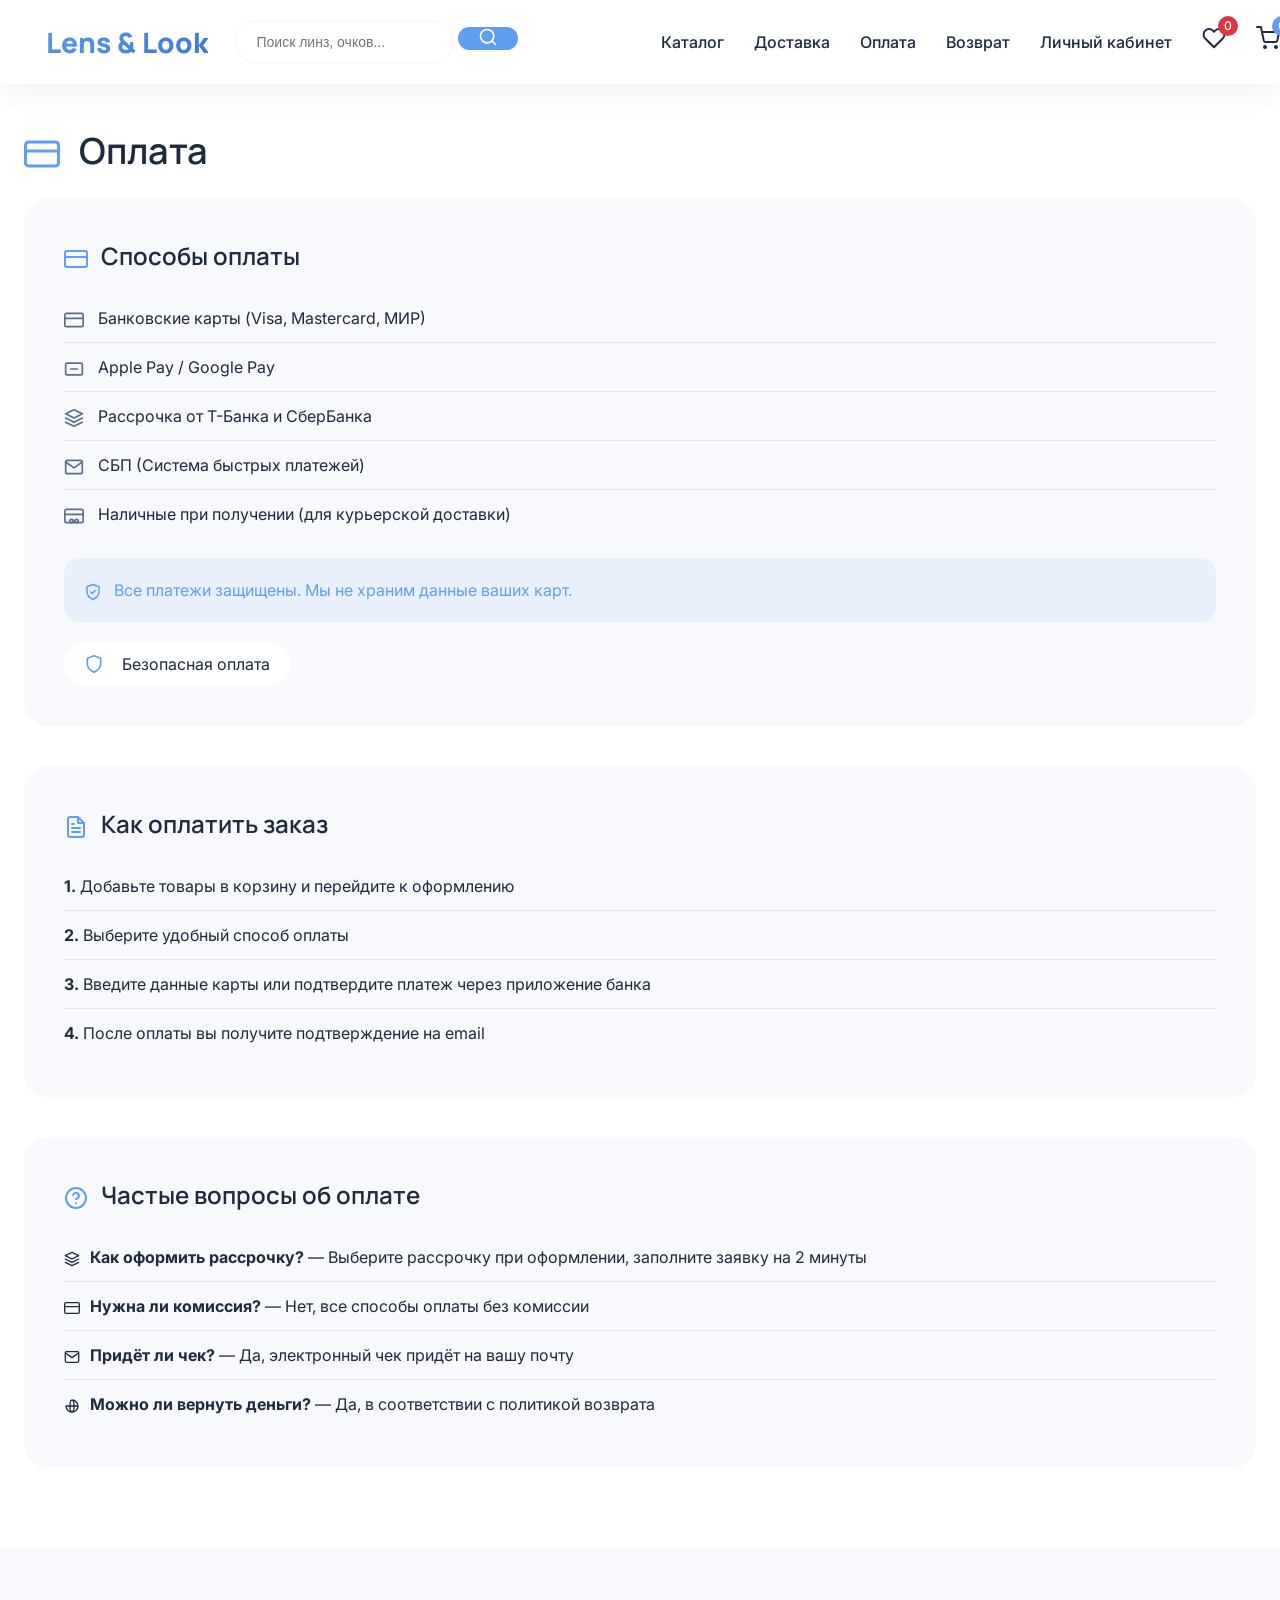
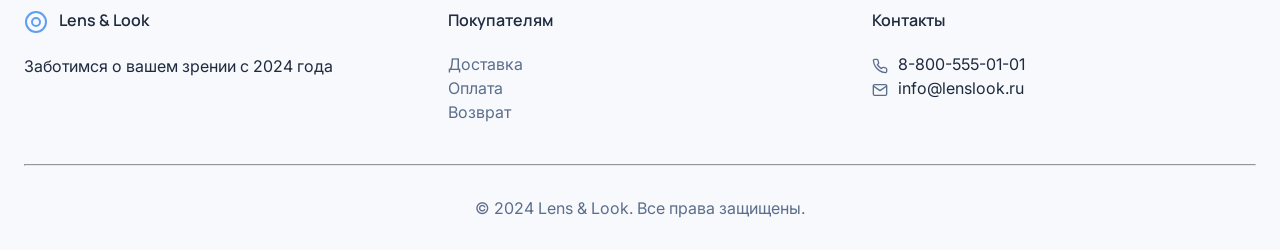
<file: payment.html>
<!DOCTYPE html>
<html lang="ru">
<head>
    <meta charset="UTF-8">
    <meta name="viewport" content="width=device-width, initial-scale=1.0">
    <title>Оплата - Lens & Look</title>
    <link href="https://fonts.googleapis.com/css2?family=Manrope:wght@400;600;800&family=Inter:wght@400;500&display=swap" rel="stylesheet">
    <link rel="stylesheet" href="assets/css/main.css">
</head>
<body>

<header>
    <div class="container header-inner">
        <a href="index.html" class="logo">
            <svg width="32" height="32" viewBox="0 0 24 24" fill="none" stroke="currentColor" stroke-width="2" stroke-linecap="round" stroke-linejoin="round" style="display: inline-block; vertical-align: middle; margin-right: 8px;">
                <circle cx="12" cy="12" r="10"/>
                <circle cx="12" cy="12" r="4"/>
                <line x1="21" y1="12" x2="23" y2="12"/>
                <line x1="1" y1="12" x2="3" y2="12"/>
                <line x1="12" y1="21" x2="12" y2="23"/>
                <line x1="12" y1="1" x2="12" y2="3"/>
            </svg>
            Lens & Look
        </a>
        <div class="search-bar">
            <form action="search.html" method="GET">
                <input type="text" name="q" placeholder="Поиск линз, очков..." required>
                <button type="submit">
                    <svg width="20" height="20" viewBox="0 0 24 24" fill="none" stroke="currentColor" stroke-width="2" stroke-linecap="round" stroke-linejoin="round">
                        <circle cx="11" cy="11" r="8"/>
                        <line x1="21" y1="21" x2="16.65" y2="16.65"/>
                    </svg>
                </button>
            </form>
        </div>
        <div class="nav-links">
            <a href="catalog.html">Каталог</a>
            <a href="delivery.html">Доставка</a>
            <a href="payment.html">Оплата</a>
            <a href="returns.html">Возврат</a>
            <a href="account.html">Личный кабинет</a>
            <a href="favorites.html" class="favorites-icon">
                <svg width="24" height="24" viewBox="0 0 24 24" fill="none" stroke="currentColor" stroke-width="2" stroke-linecap="round" stroke-linejoin="round">
                    <path d="M20.84 4.61a5.5 5.5 0 0 0-7.78 0L12 5.67l-1.06-1.06a5.5 5.5 0 0 0-7.78 7.78l1.06 1.06L12 21.23l7.78-7.78 1.06-1.06a5.5 5.5 0 0 0 0-7.78z"/>
                </svg>
                <span class="favorites-count" id="favoritesCount">0</span>
            </a>
            <a href="cart.html" class="cart-icon">
                <svg width="24" height="24" viewBox="0 0 24 24" fill="none" stroke="currentColor" stroke-width="2" stroke-linecap="round" stroke-linejoin="round">
                    <circle cx="9" cy="21" r="1"/>
                    <circle cx="20" cy="21" r="1"/>
                    <path d="M1 1h4l2.68 13.39a2 2 0 0 0 2 1.61h9.72a2 2 0 0 0 2-1.61L23 6H6"/>
                </svg>
                <span class="cart-count" id="cartCount">0</span>
            </a>
        </div>
    </div>
</header>

<main>
    <div class="container">
        <h1 class="page-header">
            <svg width="36" height="36" viewBox="0 0 24 24" fill="none" stroke="#5F9EF0" stroke-width="2" stroke-linecap="round" stroke-linejoin="round" style="display: inline-block; vertical-align: middle; margin-right: 12px;">
                <rect x="1" y="4" width="22" height="16" rx="2" ry="2"/>
                <line x1="1" y1="10" x2="23" y2="10"/>
            </svg>
            Оплата
        </h1>
        
        <div class="payment-block">
            <h3>
                <svg width="24" height="24" viewBox="0 0 24 24" fill="none" stroke="#5F9EF0" stroke-width="2" stroke-linecap="round" stroke-linejoin="round" style="display: inline-block; vertical-align: middle; margin-right: 8px;">
                    <rect x="1" y="4" width="22" height="16" rx="2" ry="2"/>
                    <line x1="1" y1="10" x2="23" y2="10"/>
                </svg>
                Способы оплаты
            </h3>
            <ul class="payment-list">
                <li>
                    <svg width="20" height="20" viewBox="0 0 24 24" fill="none" stroke="#5B6E8C" stroke-width="2" stroke-linecap="round" stroke-linejoin="round" style="display: inline-block; vertical-align: middle; margin-right: 10px;">
                        <rect x="1" y="4" width="22" height="16" rx="2" ry="2"/>
                        <line x1="1" y1="10" x2="23" y2="10"/>
                    </svg>
                    Банковские карты (Visa, Mastercard, МИР)
                </li>
                <li>
                    <svg width="20" height="20" viewBox="0 0 24 24" fill="none" stroke="#5B6E8C" stroke-width="2" stroke-linecap="round" stroke-linejoin="round" style="display: inline-block; vertical-align: middle; margin-right: 10px;">
                        <rect x="2" y="5" width="20" height="14" rx="2" ry="2"/>
                        <line x1="8" y1="12" x2="16" y2="12"/>
                    </svg>
                    Apple Pay / Google Pay
                </li>
                <li>
                    <svg width="20" height="20" viewBox="0 0 24 24" fill="none" stroke="#5B6E8C" stroke-width="2" stroke-linecap="round" stroke-linejoin="round" style="display: inline-block; vertical-align: middle; margin-right: 10px;">
                        <path d="M12 2L2 7l10 5 10-5-10-5z"/>
                        <path d="M2 17l10 5 10-5"/>
                        <path d="M2 12l10 5 10-5"/>
                    </svg>
                    Рассрочка от Т-Банка и СберБанка
                </li>
                <li>
                    <svg width="20" height="20" viewBox="0 0 24 24" fill="none" stroke="#5B6E8C" stroke-width="2" stroke-linecap="round" stroke-linejoin="round" style="display: inline-block; vertical-align: middle; margin-right: 10px;">
                        <path d="M4 4h16c1.1 0 2 .9 2 2v12c0 1.1-.9 2-2 2H4c-1.1 0-2-.9-2-2V6c0-1.1.9-2 2-2z"/>
                        <polyline points="22,6 12,13 2,6"/>
                    </svg>
                    СБП (Система быстрых платежей)
                </li>
                <li>
                    <svg width="20" height="20" viewBox="0 0 24 24" fill="none" stroke="#5B6E8C" stroke-width="2" stroke-linecap="round" stroke-linejoin="round" style="display: inline-block; vertical-align: middle; margin-right: 10px;">
                        <rect x="1" y="4" width="22" height="16" rx="2" ry="2"/>
                        <line x1="1" y1="10" x2="23" y2="10"/>
                        <circle cx="9" cy="18" r="2"/>
                        <circle cx="15" cy="18" r="2"/>
                    </svg>
                    Наличные при получении (для курьерской доставки)
                </li>
            </ul>
            
            <div class="payment-note">
                <svg width="18" height="18" viewBox="0 0 24 24" fill="none" stroke="#5F9EF0" stroke-width="2" stroke-linecap="round" stroke-linejoin="round" style="display: inline-block; vertical-align: middle; margin-right: 8px;">
                    <path d="M12 22s8-4 8-10V5l-8-3-8 3v7c0 6 8 10 8 10z"/>
                    <polyline points="9 12 11 14 15 10"/>
                </svg>
                Все платежи защищены. Мы не храним данные ваших карт.
            </div>
            
            <div class="secure-badge">
                <svg width="20" height="20" viewBox="0 0 24 24" fill="none" stroke="#5F9EF0" stroke-width="2" stroke-linecap="round" stroke-linejoin="round" style="display: inline-block; vertical-align: middle; margin-right: 8px;">
                    <path d="M12 22s8-4 8-10V5l-8-3-8 3v7c0 6 8 10 8 10z"/>
                </svg>
                Безопасная оплата
            </div>
        </div>
        
        <div class="payment-block">
            <h3>
                <svg width="24" height="24" viewBox="0 0 24 24" fill="none" stroke="#5F9EF0" stroke-width="2" stroke-linecap="round" stroke-linejoin="round" style="display: inline-block; vertical-align: middle; margin-right: 8px;">
                    <path d="M14 2H6a2 2 0 0 0-2 2v16a2 2 0 0 0 2 2h12a2 2 0 0 0 2-2V8z"/>
                    <polyline points="14 2 14 8 20 8"/>
                    <line x1="16" y1="13" x2="8" y2="13"/>
                    <line x1="16" y1="17" x2="8" y2="17"/>
                    <polyline points="10 9 9 9 8 9"/>
                </svg>
                Как оплатить заказ
            </h3>
            <ul class="payment-list">
                <li><strong>1.</strong> Добавьте товары в корзину и перейдите к оформлению</li>
                <li><strong>2.</strong> Выберите удобный способ оплаты</li>
                <li><strong>3.</strong> Введите данные карты или подтвердите платеж через приложение банка</li>
                <li><strong>4.</strong> После оплаты вы получите подтверждение на email</li>
            </ul>
        </div>
        
        <div class="payment-block">
            <h3>
                <svg width="24" height="24" viewBox="0 0 24 24" fill="none" stroke="#5F9EF0" stroke-width="2" stroke-linecap="round" stroke-linejoin="round" style="display: inline-block; vertical-align: middle; margin-right: 8px;">
                    <circle cx="12" cy="12" r="10"/>
                    <path d="M9.09 9a3 3 0 0 1 5.83 1c0 2-3 3-3 3"/>
                    <line x1="12" y1="17" x2="12.01" y2="17"/>
                </svg>
                Частые вопросы об оплате
            </h3>
            <ul class="payment-list">
                <li>
                    <strong>
                        <svg width="16" height="16" viewBox="0 0 24 24" fill="none" stroke="#1E2A3E" stroke-width="2" stroke-linecap="round" stroke-linejoin="round" style="display: inline-block; vertical-align: middle; margin-right: 6px;">
                            <path d="M12 2L2 7l10 5 10-5-10-5z"/>
                            <path d="M2 17l10 5 10-5"/>
                            <path d="M2 12l10 5 10-5"/>
                        </svg>
                        Как оформить рассрочку?
                    </strong> — Выберите рассрочку при оформлении, заполните заявку на 2 минуты
                </li>
                <li>
                    <strong>
                        <svg width="16" height="16" viewBox="0 0 24 24" fill="none" stroke="#1E2A3E" stroke-width="2" stroke-linecap="round" stroke-linejoin="round" style="display: inline-block; vertical-align: middle; margin-right: 6px;">
                            <rect x="1" y="4" width="22" height="16" rx="2" ry="2"/>
                            <line x1="1" y1="10" x2="23" y2="10"/>
                        </svg>
                        Нужна ли комиссия?
                    </strong> — Нет, все способы оплаты без комиссии
                </li>
                <li>
                    <strong>
                        <svg width="16" height="16" viewBox="0 0 24 24" fill="none" stroke="#1E2A3E" stroke-width="2" stroke-linecap="round" stroke-linejoin="round" style="display: inline-block; vertical-align: middle; margin-right: 6px;">
                            <path d="M4 4h16c1.1 0 2 .9 2 2v12c0 1.1-.9 2-2 2H4c-1.1 0-2-.9-2-2V6c0-1.1.9-2 2-2z"/>
                            <polyline points="22,6 12,13 2,6"/>
                        </svg>
                        Придёт ли чек?
                    </strong> — Да, электронный чек придёт на вашу почту
                </li>
                <li>
                    <strong>
                        <svg width="16" height="16" viewBox="0 0 24 24" fill="none" stroke="#1E2A3E" stroke-width="2" stroke-linecap="round" stroke-linejoin="round" style="display: inline-block; vertical-align: middle; margin-right: 6px;">
                            <path d="M21 12a9 9 0 0 1-9 9m9-9a9 9 0 0 0-9-9m9 9H3m9 9a9 9 0 0 1-9-9m9 9c1.66 0 3-4.03 3-9s-1.34-9-3-9m0 18c-1.66 0-3-4.03-3-9s1.34-9 3-9"/>
                        </svg>
                        Можно ли вернуть деньги?
                    </strong> — Да, в соответствии с политикой возврата
                </li>
            </ul>
        </div>
    </div>
</main>

<footer>
    <div class="container">
        <div class="footer-grid">
            <div>
                <h4>
                    <svg width="24" height="24" viewBox="0 0 24 24" fill="none" stroke="#5F9EF0" stroke-width="2" stroke-linecap="round" stroke-linejoin="round" style="display: inline-block; vertical-align: middle; margin-right: 8px;">
                        <circle cx="12" cy="12" r="10"/>
                        <circle cx="12" cy="12" r="4"/>
                    </svg>
                    Lens & Look
                </h4>
                <p>Заботимся о вашем зрении с 2024 года</p>
            </div>
            <div>
                <h4>Покупателям</h4>
                <ul>
                    <li><a href="delivery.html">Доставка</a></li>
                    <li><a href="payment.html">Оплата</a></li>
                    <li><a href="returns.html">Возврат</a></li>
                </ul>
            </div>
            <div>
                <h4>Контакты</h4>
                <p>
                    <svg width="16" height="16" viewBox="0 0 24 24" fill="none" stroke="#5B6E8C" stroke-width="2" stroke-linecap="round" stroke-linejoin="round" style="display: inline-block; vertical-align: middle; margin-right: 6px;">
                        <path d="M22 16.92v3a2 2 0 0 1-2.18 2 19.79 19.79 0 0 1-8.63-3.07 19.5 19.5 0 0 1-6-6 19.79 19.79 0 0 1-3.07-8.67A2 2 0 0 1 4.11 2h3a2 2 0 0 1 2 1.72c.127.96.361 1.903.7 2.81a2 2 0 0 1-.45 2.11L8.09 9.91a16 16 0 0 0 6 6l1.27-1.27a2 2 0 0 1 2.11-.45c.907.339 1.85.573 2.81.7A2 2 0 0 1 22 16.92z"/>
                    </svg>
                    8-800-555-01-01
                </p>
                <p>
                    <svg width="16" height="16" viewBox="0 0 24 24" fill="none" stroke="#5B6E8C" stroke-width="2" stroke-linecap="round" stroke-linejoin="round" style="display: inline-block; vertical-align: middle; margin-right: 6px;">
                        <path d="M4 4h16c1.1 0 2 .9 2 2v12c0 1.1-.9 2-2 2H4c-1.1 0-2-.9-2-2V6c0-1.1.9-2 2-2z"/>
                        <polyline points="22,6 12,13 2,6"/>
                    </svg>
                    info@lenslook.ru
                </p>
            </div>
        </div>
        <hr>
        <p class="copyright">© 2024 Lens & Look. Все права защищены.</p>
    </div>
</footer>

<script src="assets/js/main.js"></script>
</body>
</html>
</file>
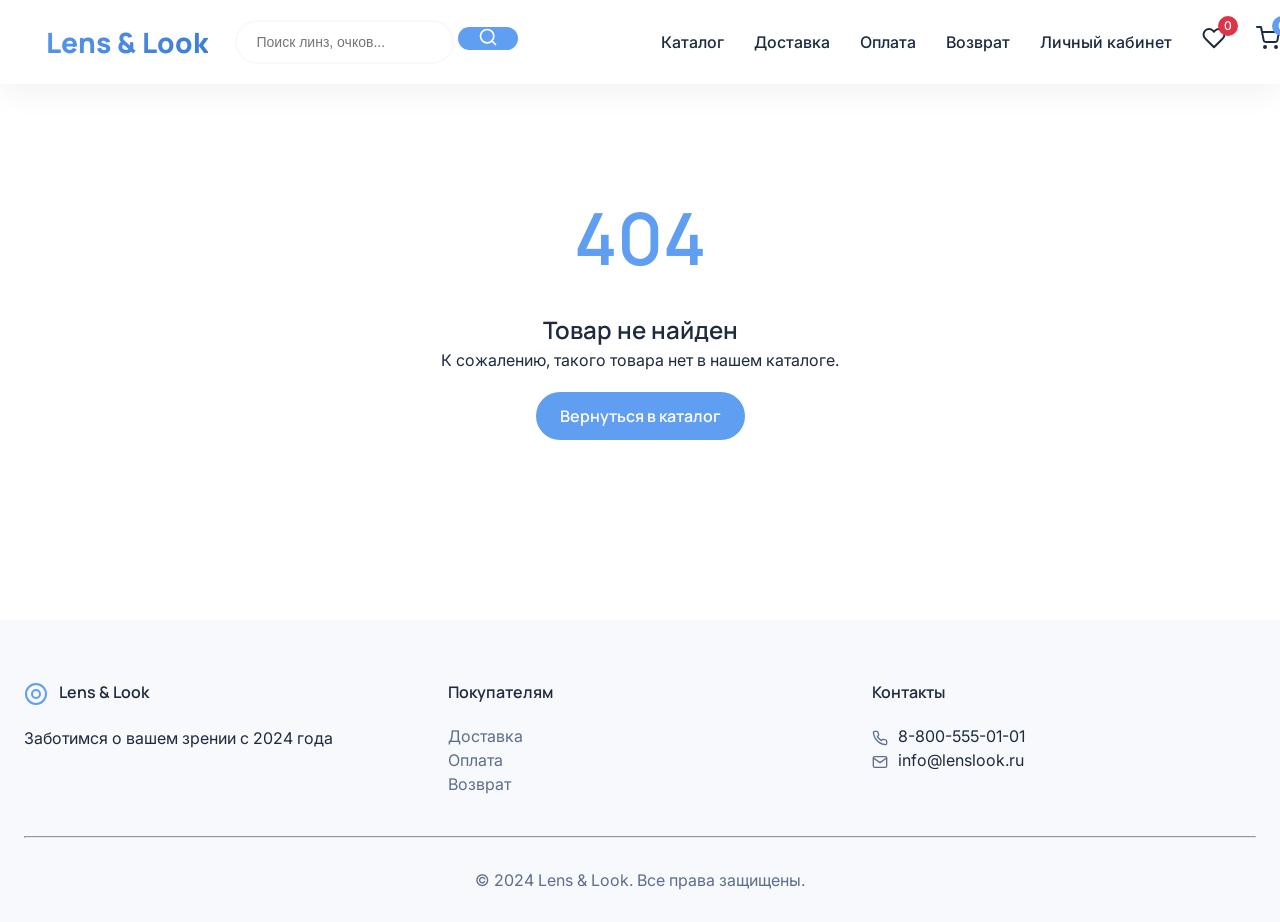
<file: product.html>
<!DOCTYPE html>
<html lang="ru">
<head>
    <meta charset="UTF-8">
    <meta name="viewport" content="width=device-width, initial-scale=1.0">
    <title>Товар - Lens & Look</title>
    <link href="https://fonts.googleapis.com/css2?family=Manrope:wght@400;600;800&family=Inter:wght@400;500&display=swap" rel="stylesheet">
    <link rel="stylesheet" href="assets/css/main.css">
</head>
<body>

<header>
    <div class="container header-inner">
        <a href="index.html" class="logo">
            <svg width="32" height="32" viewBox="0 0 24 24" fill="none" stroke="currentColor" stroke-width="2" stroke-linecap="round" stroke-linejoin="round" style="display: inline-block; vertical-align: middle; margin-right: 8px;">
                <circle cx="12" cy="12" r="10"/>
                <circle cx="12" cy="12" r="4"/>
                <line x1="21" y1="12" x2="23" y2="12"/>
                <line x1="1" y1="12" x2="3" y2="12"/>
                <line x1="12" y1="21" x2="12" y2="23"/>
                <line x1="12" y1="1" x2="12" y2="3"/>
            </svg>
            Lens & Look
        </a>
        <div class="search-bar">
            <form action="search.html" method="GET">
                <input type="text" name="q" placeholder="Поиск линз, очков..." required>
                <button type="submit">
                    <svg width="20" height="20" viewBox="0 0 24 24" fill="none" stroke="currentColor" stroke-width="2" stroke-linecap="round" stroke-linejoin="round">
                        <circle cx="11" cy="11" r="8"/>
                        <line x1="21" y1="21" x2="16.65" y2="16.65"/>
                    </svg>
                </button>
            </form>
        </div>
        <div class="nav-links">
            <a href="catalog.html">Каталог</a>
            <a href="delivery.html">Доставка</a>
            <a href="payment.html">Оплата</a>
            <a href="returns.html">Возврат</a>
            <a href="account.html">Личный кабинет</a>
            <a href="favorites.html" class="favorites-icon">
                <svg width="24" height="24" viewBox="0 0 24 24" fill="none" stroke="currentColor" stroke-width="2" stroke-linecap="round" stroke-linejoin="round">
                    <path d="M20.84 4.61a5.5 5.5 0 0 0-7.78 0L12 5.67l-1.06-1.06a5.5 5.5 0 0 0-7.78 7.78l1.06 1.06L12 21.23l7.78-7.78 1.06-1.06a5.5 5.5 0 0 0 0-7.78z"/>
                </svg>
                <span class="favorites-count" id="favoritesCount">0</span>
            </a>
            <a href="cart.html" class="cart-icon">
                <svg width="24" height="24" viewBox="0 0 24 24" fill="none" stroke="currentColor" stroke-width="2" stroke-linecap="round" stroke-linejoin="round">
                    <circle cx="9" cy="21" r="1"/>
                    <circle cx="20" cy="21" r="1"/>
                    <path d="M1 1h4l2.68 13.39a2 2 0 0 0 2 1.61h9.72a2 2 0 0 0 2-1.61L23 6H6"/>
                </svg>
                <span class="cart-count" id="cartCount">0</span>
            </a>
        </div>
    </div>
</header>

<main>
    <div class="container" id="productContent">
        <div style="text-align: center; padding: 100px;">Загрузка...</div>
    </div>
</main>

<footer>
    <div class="container">
        <div class="footer-grid">
            <div>
                <h4>
                    <svg width="24" height="24" viewBox="0 0 24 24" fill="none" stroke="#5F9EF0" stroke-width="2" stroke-linecap="round" stroke-linejoin="round" style="display: inline-block; vertical-align: middle; margin-right: 8px;">
                        <circle cx="12" cy="12" r="10"/>
                        <circle cx="12" cy="12" r="4"/>
                    </svg>
                    Lens & Look
                </h4>
                <p>Заботимся о вашем зрении с 2024 года</p>
            </div>
            <div>
                <h4>Покупателям</h4>
                <ul>
                    <li><a href="delivery.html">Доставка</a></li>
                    <li><a href="payment.html">Оплата</a></li>
                    <li><a href="returns.html">Возврат</a></li>
                </ul>
            </div>
            <div>
                <h4>Контакты</h4>
                <p>
                    <svg width="16" height="16" viewBox="0 0 24 24" fill="none" stroke="#5B6E8C" stroke-width="2" stroke-linecap="round" stroke-linejoin="round" style="display: inline-block; vertical-align: middle; margin-right: 6px;">
                        <path d="M22 16.92v3a2 2 0 0 1-2.18 2 19.79 19.79 0 0 1-8.63-3.07 19.5 19.5 0 0 1-6-6 19.79 19.79 0 0 1-3.07-8.67A2 2 0 0 1 4.11 2h3a2 2 0 0 1 2 1.72c.127.96.361 1.903.7 2.81a2 2 0 0 1-.45 2.11L8.09 9.91a16 16 0 0 0 6 6l1.27-1.27a2 2 0 0 1 2.11-.45c.907.339 1.85.573 2.81.7A2 2 0 0 1 22 16.92z"/>
                    </svg>
                    8-800-555-01-01
                </p>
                <p>
                    <svg width="16" height="16" viewBox="0 0 24 24" fill="none" stroke="#5B6E8C" stroke-width="2" stroke-linecap="round" stroke-linejoin="round" style="display: inline-block; vertical-align: middle; margin-right: 6px;">
                        <path d="M4 4h16c1.1 0 2 .9 2 2v12c0 1.1-.9 2-2 2H4c-1.1 0-2-.9-2-2V6c0-1.1.9-2 2-2z"/>
                        <polyline points="22,6 12,13 2,6"/>
                    </svg>
                    info@lenslook.ru
                </p>
            </div>
        </div>
        <hr>
        <p class="copyright">© 2024 Lens & Look. Все права защищены.</p>
    </div>
</footer>

<script src="assets/js/main.js"></script>
</body>
</html>
</file>
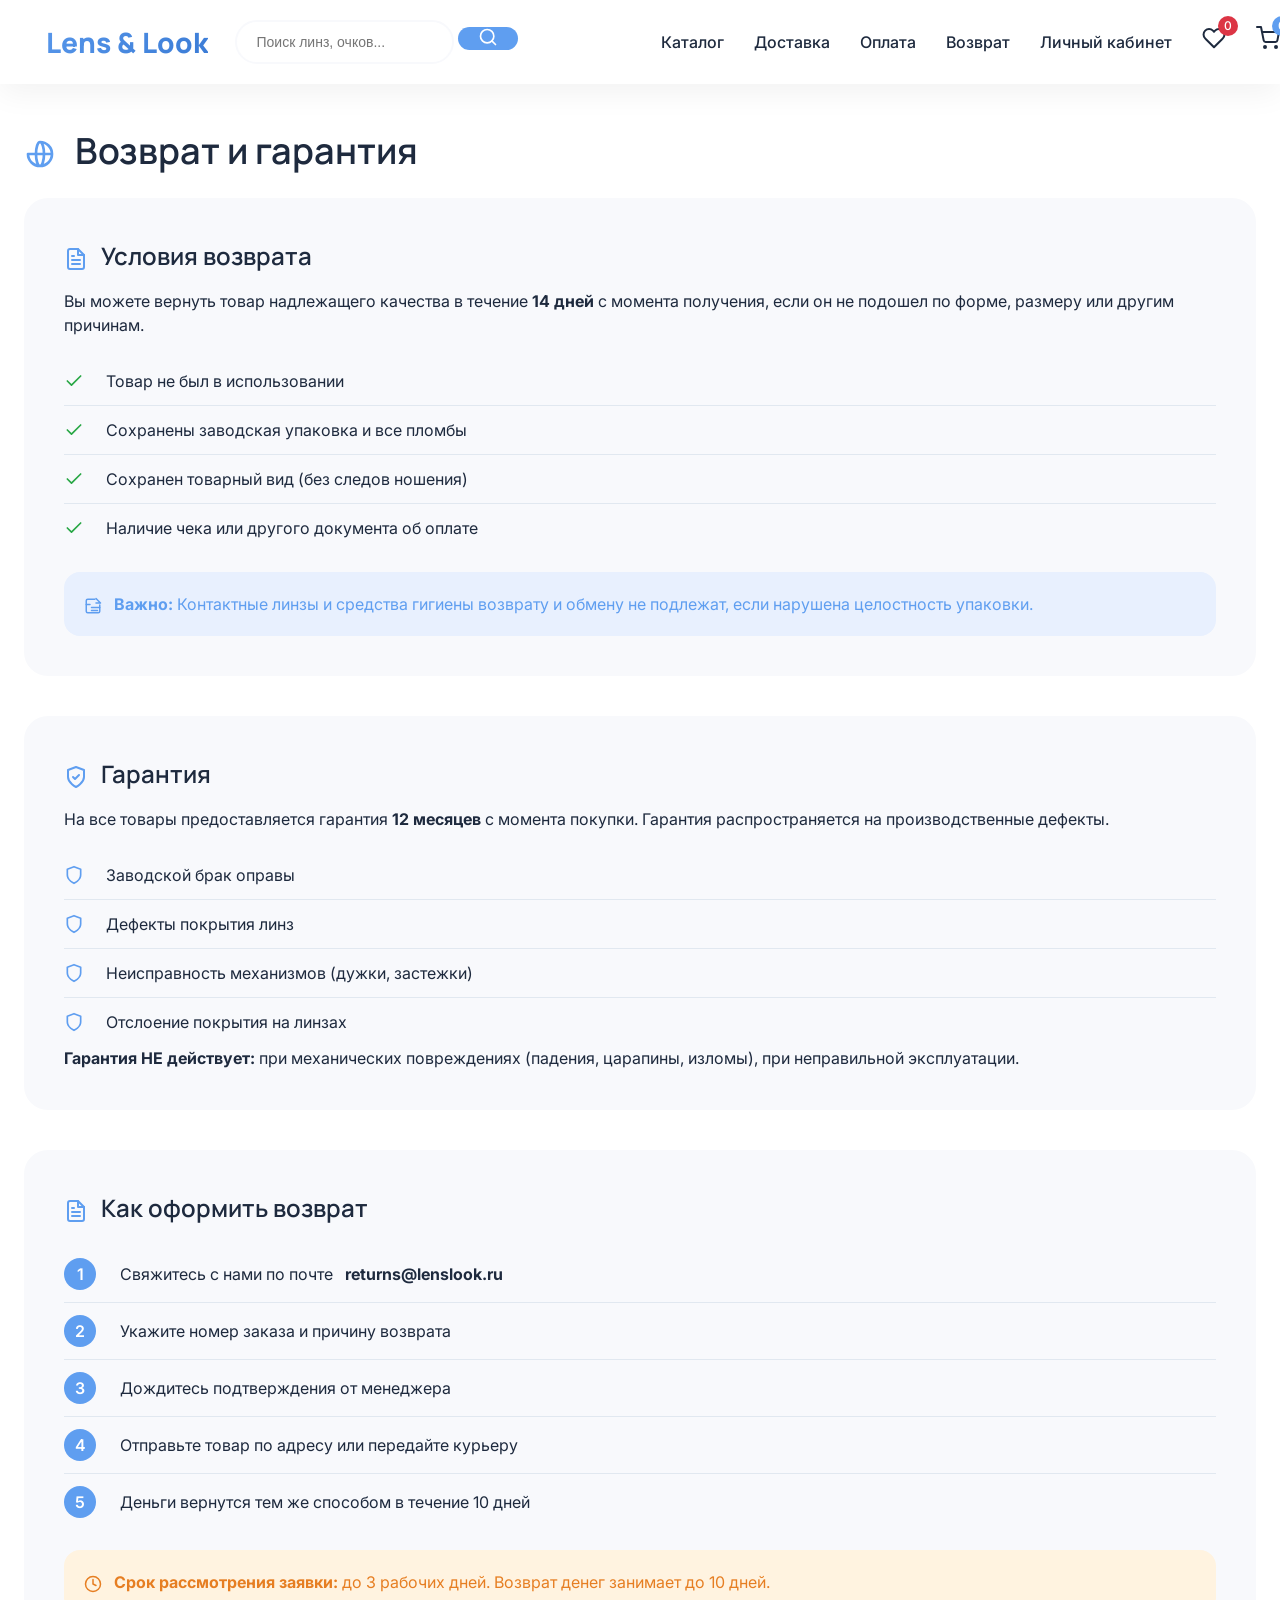
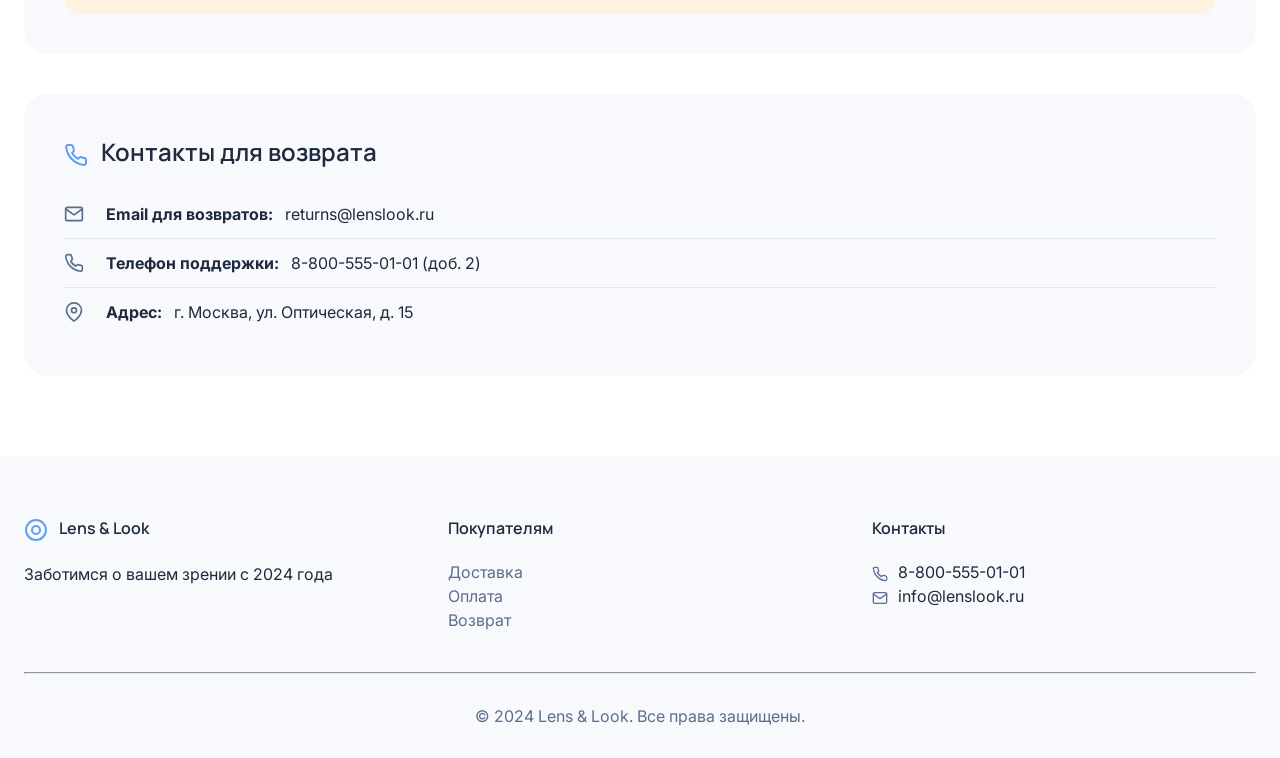
<file: returns.html>
<!DOCTYPE html>
<html lang="ru">
<head>
    <meta charset="UTF-8">
    <meta name="viewport" content="width=device-width, initial-scale=1.0">
    <title>Возврат и гарантия - Lens & Look</title>
    <link href="https://fonts.googleapis.com/css2?family=Manrope:wght@400;600;800&family=Inter:wght@400;500&display=swap" rel="stylesheet">
    <link rel="stylesheet" href="assets/css/main.css">
</head>
<body>

<header>
    <div class="container header-inner">
        <a href="index.html" class="logo">
            <svg width="32" height="32" viewBox="0 0 24 24" fill="none" stroke="currentColor" stroke-width="2" stroke-linecap="round" stroke-linejoin="round" style="display: inline-block; vertical-align: middle; margin-right: 8px;">
                <circle cx="12" cy="12" r="10"/>
                <circle cx="12" cy="12" r="4"/>
                <line x1="21" y1="12" x2="23" y2="12"/>
                <line x1="1" y1="12" x2="3" y2="12"/>
                <line x1="12" y1="21" x2="12" y2="23"/>
                <line x1="12" y1="1" x2="12" y2="3"/>
            </svg>
            Lens & Look
        </a>
        <div class="search-bar">
            <form action="search.html" method="GET">
                <input type="text" name="q" placeholder="Поиск линз, очков..." required>
                <button type="submit">
                    <svg width="20" height="20" viewBox="0 0 24 24" fill="none" stroke="currentColor" stroke-width="2" stroke-linecap="round" stroke-linejoin="round">
                        <circle cx="11" cy="11" r="8"/>
                        <line x1="21" y1="21" x2="16.65" y2="16.65"/>
                    </svg>
                </button>
            </form>
        </div>
        <div class="nav-links">
            <a href="catalog.html">Каталог</a>
            <a href="delivery.html">Доставка</a>
            <a href="payment.html">Оплата</a>
            <a href="returns.html">Возврат</a>
            <a href="account.html">Личный кабинет</a>
            <a href="favorites.html" class="favorites-icon">
                <svg width="24" height="24" viewBox="0 0 24 24" fill="none" stroke="currentColor" stroke-width="2" stroke-linecap="round" stroke-linejoin="round">
                    <path d="M20.84 4.61a5.5 5.5 0 0 0-7.78 0L12 5.67l-1.06-1.06a5.5 5.5 0 0 0-7.78 7.78l1.06 1.06L12 21.23l7.78-7.78 1.06-1.06a5.5 5.5 0 0 0 0-7.78z"/>
                </svg>
                <span class="favorites-count" id="favoritesCount">0</span>
            </a>
            <a href="cart.html" class="cart-icon">
                <svg width="24" height="24" viewBox="0 0 24 24" fill="none" stroke="currentColor" stroke-width="2" stroke-linecap="round" stroke-linejoin="round">
                    <circle cx="9" cy="21" r="1"/>
                    <circle cx="20" cy="21" r="1"/>
                    <path d="M1 1h4l2.68 13.39a2 2 0 0 0 2 1.61h9.72a2 2 0 0 0 2-1.61L23 6H6"/>
                </svg>
                <span class="cart-count" id="cartCount">0</span>
            </a>
        </div>
    </div>
</header>

<main>
    <div class="container">
        <h1 class="page-header">
            <svg width="32" height="32" viewBox="0 0 24 24" fill="none" stroke="#5F9EF0" stroke-width="2" stroke-linecap="round" stroke-linejoin="round" style="display: inline-block; vertical-align: middle; margin-right: 12px;">
                <path d="M21 12a9 9 0 0 1-9 9m9-9a9 9 0 0 0-9-9m9 9H3m9 9a9 9 0 0 1-9-9m9 9c1.66 0 3-4.03 3-9s-1.34-9-3-9m0 18c-1.66 0-3-4.03-3-9s1.34-9 3-9"/>
            </svg>
            Возврат и гарантия
        </h1>
        
        <div class="returns-block">
            <h3>
                <svg width="24" height="24" viewBox="0 0 24 24" fill="none" stroke="#5F9EF0" stroke-width="2" stroke-linecap="round" stroke-linejoin="round" style="display: inline-block; vertical-align: middle; margin-right: 8px;">
                    <path d="M14 2H6a2 2 0 0 0-2 2v16a2 2 0 0 0 2 2h12a2 2 0 0 0 2-2V8z"/>
                    <polyline points="14 2 14 8 20 8"/>
                    <line x1="16" y1="13" x2="8" y2="13"/>
                    <line x1="16" y1="17" x2="8" y2="17"/>
                    <polyline points="10 9 9 9 8 9"/>
                </svg>
                Условия возврата
            </h3>
            <p>Вы можете вернуть товар надлежащего качества в течение <strong>14 дней</strong> с момента получения, если он не подошел по форме, размеру или другим причинам.</p>
            
            <ul class="returns-list">
                <li>
                    <svg width="20" height="20" viewBox="0 0 24 24" fill="none" stroke="#28a745" stroke-width="2" stroke-linecap="round" stroke-linejoin="round" style="display: inline-block; vertical-align: middle; margin-right: 10px;">
                        <polyline points="20 6 9 17 4 12"/>
                    </svg>
                    Товар не был в использовании
                </li>
                <li>
                    <svg width="20" height="20" viewBox="0 0 24 24" fill="none" stroke="#28a745" stroke-width="2" stroke-linecap="round" stroke-linejoin="round" style="display: inline-block; vertical-align: middle; margin-right: 10px;">
                        <polyline points="20 6 9 17 4 12"/>
                    </svg>
                    Сохранены заводская упаковка и все пломбы
                </li>
                <li>
                    <svg width="20" height="20" viewBox="0 0 24 24" fill="none" stroke="#28a745" stroke-width="2" stroke-linecap="round" stroke-linejoin="round" style="display: inline-block; vertical-align: middle; margin-right: 10px;">
                        <polyline points="20 6 9 17 4 12"/>
                    </svg>
                    Сохранен товарный вид (без следов ношения)
                </li>
                <li>
                    <svg width="20" height="20" viewBox="0 0 24 24" fill="none" stroke="#28a745" stroke-width="2" stroke-linecap="round" stroke-linejoin="round" style="display: inline-block; vertical-align: middle; margin-right: 10px;">
                        <polyline points="20 6 9 17 4 12"/>
                    </svg>
                    Наличие чека или другого документа об оплате
                </li>
            </ul>
            
            <div class="returns-note">
                <svg width="18" height="18" viewBox="0 0 24 24" fill="none" stroke="#5F9EF0" stroke-width="2" stroke-linecap="round" stroke-linejoin="round" style="display: inline-block; vertical-align: middle; margin-right: 8px;">
                    <path d="M21 10.5V19a2 2 0 0 1-2 2H5a2 2 0 0 1-2-2V5a2 2 0 0 1 2-2h9.5"/>
                    <polyline points="16 2 22 8 16 8"/>
                    <line x1="10" y1="14" x2="21" y2="14"/>
                    <line x1="10" y1="18" x2="18" y2="18"/>
                    <line x1="3" y1="10" x2="8" y2="10"/>
                </svg>
                <strong>Важно:</strong> Контактные линзы и средства гигиены возврату и обмену не подлежат, если нарушена целостность упаковки.
            </div>
        </div>
        
        <div class="returns-block">
            <h3>
                <svg width="24" height="24" viewBox="0 0 24 24" fill="none" stroke="#5F9EF0" stroke-width="2" stroke-linecap="round" stroke-linejoin="round" style="display: inline-block; vertical-align: middle; margin-right: 8px;">
                    <path d="M12 22s8-4 8-10V5l-8-3-8 3v7c0 6 8 10 8 10z"/>
                    <polyline points="9 12 11 14 15 10"/>
                </svg>
                Гарантия
            </h3>
            <p>На все товары предоставляется гарантия <strong>12 месяцев</strong> с момента покупки. Гарантия распространяется на производственные дефекты.</p>
            
            <ul class="returns-list">
                <li>
                    <svg width="20" height="20" viewBox="0 0 24 24" fill="none" stroke="#5F9EF0" stroke-width="2" stroke-linecap="round" stroke-linejoin="round" style="display: inline-block; vertical-align: middle; margin-right: 10px;">
                        <path d="M12 22s8-4 8-10V5l-8-3-8 3v7c0 6 8 10 8 10z"/>
                    </svg>
                    Заводской брак оправы
                </li>
                <li>
                    <svg width="20" height="20" viewBox="0 0 24 24" fill="none" stroke="#5F9EF0" stroke-width="2" stroke-linecap="round" stroke-linejoin="round" style="display: inline-block; vertical-align: middle; margin-right: 10px;">
                        <path d="M12 22s8-4 8-10V5l-8-3-8 3v7c0 6 8 10 8 10z"/>
                    </svg>
                    Дефекты покрытия линз
                </li>
                <li>
                    <svg width="20" height="20" viewBox="0 0 24 24" fill="none" stroke="#5F9EF0" stroke-width="2" stroke-linecap="round" stroke-linejoin="round" style="display: inline-block; vertical-align: middle; margin-right: 10px;">
                        <path d="M12 22s8-4 8-10V5l-8-3-8 3v7c0 6 8 10 8 10z"/>
                    </svg>
                    Неисправность механизмов (дужки, застежки)
                </li>
                <li>
                    <svg width="20" height="20" viewBox="0 0 24 24" fill="none" stroke="#5F9EF0" stroke-width="2" stroke-linecap="round" stroke-linejoin="round" style="display: inline-block; vertical-align: middle; margin-right: 10px;">
                        <path d="M12 22s8-4 8-10V5l-8-3-8 3v7c0 6 8 10 8 10z"/>
                    </svg>
                    Отслоение покрытия на линзах
                </li>
            </ul>
            
            <p><strong>Гарантия НЕ действует:</strong> при механических повреждениях (падения, царапины, изломы), при неправильной эксплуатации.</p>
        </div>
        
        <div class="returns-block">
            <h3>
                <svg width="24" height="24" viewBox="0 0 24 24" fill="none" stroke="#5F9EF0" stroke-width="2" stroke-linecap="round" stroke-linejoin="round" style="display: inline-block; vertical-align: middle; margin-right: 8px;">
                    <path d="M14 2H6a2 2 0 0 0-2 2v16a2 2 0 0 0 2 2h12a2 2 0 0 0 2-2V8z"/>
                    <polyline points="14 2 14 8 20 8"/>
                    <line x1="16" y1="13" x2="8" y2="13"/>
                    <line x1="16" y1="17" x2="8" y2="17"/>
                    <polyline points="10 9 9 9 8 9"/>
                </svg>
                Как оформить возврат
            </h3>
            <ul class="returns-list">
                <li><span class="step-number">1</span> Свяжитесь с нами по почте <strong>returns@lenslook.ru</strong></li>
                <li><span class="step-number">2</span> Укажите номер заказа и причину возврата</li>
                <li><span class="step-number">3</span> Дождитесь подтверждения от менеджера</li>
                <li><span class="step-number">4</span> Отправьте товар по адресу или передайте курьеру</li>
                <li><span class="step-number">5</span> Деньги вернутся тем же способом в течение 10 дней</li>
            </ul>
            
            <div class="warning-note">
                <svg width="18" height="18" viewBox="0 0 24 24" fill="none" stroke="#E67E22" stroke-width="2" stroke-linecap="round" stroke-linejoin="round" style="display: inline-block; vertical-align: middle; margin-right: 8px;">
                    <circle cx="12" cy="12" r="10"/>
                    <polyline points="12 6 12 12 16 14"/>
                </svg>
                <strong>Срок рассмотрения заявки:</strong> до 3 рабочих дней. Возврат денег занимает до 10 дней.
            </div>
        </div>
        
        <div class="returns-block">
            <h3>
                <svg width="24" height="24" viewBox="0 0 24 24" fill="none" stroke="#5F9EF0" stroke-width="2" stroke-linecap="round" stroke-linejoin="round" style="display: inline-block; vertical-align: middle; margin-right: 8px;">
                    <path d="M22 16.92v3a2 2 0 0 1-2.18 2 19.79 19.79 0 0 1-8.63-3.07 19.5 19.5 0 0 1-6-6 19.79 19.79 0 0 1-3.07-8.67A2 2 0 0 1 4.11 2h3a2 2 0 0 1 2 1.72c.127.96.361 1.903.7 2.81a2 2 0 0 1-.45 2.11L8.09 9.91a16 16 0 0 0 6 6l1.27-1.27a2 2 0 0 1 2.11-.45c.907.339 1.85.573 2.81.7A2 2 0 0 1 22 16.92z"/>
                </svg>
                Контакты для возврата
            </h3>
            <ul class="returns-list">
                <li>
                    <svg width="20" height="20" viewBox="0 0 24 24" fill="none" stroke="#5B6E8C" stroke-width="2" stroke-linecap="round" stroke-linejoin="round" style="display: inline-block; vertical-align: middle; margin-right: 10px;">
                        <path d="M4 4h16c1.1 0 2 .9 2 2v12c0 1.1-.9 2-2 2H4c-1.1 0-2-.9-2-2V6c0-1.1.9-2 2-2z"/>
                        <polyline points="22,6 12,13 2,6"/>
                    </svg>
                    <strong>Email для возвратов:</strong> returns@lenslook.ru
                </li>
                <li>
                    <svg width="20" height="20" viewBox="0 0 24 24" fill="none" stroke="#5B6E8C" stroke-width="2" stroke-linecap="round" stroke-linejoin="round" style="display: inline-block; vertical-align: middle; margin-right: 10px;">
                        <path d="M22 16.92v3a2 2 0 0 1-2.18 2 19.79 19.79 0 0 1-8.63-3.07 19.5 19.5 0 0 1-6-6 19.79 19.79 0 0 1-3.07-8.67A2 2 0 0 1 4.11 2h3a2 2 0 0 1 2 1.72c.127.96.361 1.903.7 2.81a2 2 0 0 1-.45 2.11L8.09 9.91a16 16 0 0 0 6 6l1.27-1.27a2 2 0 0 1 2.11-.45c.907.339 1.85.573 2.81.7A2 2 0 0 1 22 16.92z"/>
                    </svg>
                    <strong>Телефон поддержки:</strong> 8-800-555-01-01 (доб. 2)
                </li>
                <li>
                    <svg width="20" height="20" viewBox="0 0 24 24" fill="none" stroke="#5B6E8C" stroke-width="2" stroke-linecap="round" stroke-linejoin="round" style="display: inline-block; vertical-align: middle; margin-right: 10px;">
                        <path d="M21 10c0 7-9 13-9 13s-9-6-9-13a9 9 0 0 1 18 0z"/>
                        <circle cx="12" cy="10" r="3"/>
                    </svg>
                    <strong>Адрес:</strong> г. Москва, ул. Оптическая, д. 15
                </li>
            </ul>
        </div>
    </div>
</main>

<footer>
    <div class="container">
        <div class="footer-grid">
            <div>
                <h4>
                    <svg width="24" height="24" viewBox="0 0 24 24" fill="none" stroke="#5F9EF0" stroke-width="2" stroke-linecap="round" stroke-linejoin="round" style="display: inline-block; vertical-align: middle; margin-right: 8px;">
                        <circle cx="12" cy="12" r="10"/>
                        <circle cx="12" cy="12" r="4"/>
                    </svg>
                    Lens & Look
                </h4>
                <p>Заботимся о вашем зрении с 2024 года</p>
            </div>
            <div>
                <h4>Покупателям</h4>
                <ul>
                    <li><a href="delivery.html">Доставка</a></li>
                    <li><a href="payment.html">Оплата</a></li>
                    <li><a href="returns.html">Возврат</a></li>
                </ul>
            </div>
            <div>
                <h4>Контакты</h4>
                <p>
                    <svg width="16" height="16" viewBox="0 0 24 24" fill="none" stroke="#5B6E8C" stroke-width="2" stroke-linecap="round" stroke-linejoin="round" style="display: inline-block; vertical-align: middle; margin-right: 6px;">
                        <path d="M22 16.92v3a2 2 0 0 1-2.18 2 19.79 19.79 0 0 1-8.63-3.07 19.5 19.5 0 0 1-6-6 19.79 19.79 0 0 1-3.07-8.67A2 2 0 0 1 4.11 2h3a2 2 0 0 1 2 1.72c.127.96.361 1.903.7 2.81a2 2 0 0 1-.45 2.11L8.09 9.91a16 16 0 0 0 6 6l1.27-1.27a2 2 0 0 1 2.11-.45c.907.339 1.85.573 2.81.7A2 2 0 0 1 22 16.92z"/>
                    </svg>
                    8-800-555-01-01
                </p>
                <p>
                    <svg width="16" height="16" viewBox="0 0 24 24" fill="none" stroke="#5B6E8C" stroke-width="2" stroke-linecap="round" stroke-linejoin="round" style="display: inline-block; vertical-align: middle; margin-right: 6px;">
                        <path d="M4 4h16c1.1 0 2 .9 2 2v12c0 1.1-.9 2-2 2H4c-1.1 0-2-.9-2-2V6c0-1.1.9-2 2-2z"/>
                        <polyline points="22,6 12,13 2,6"/>
                    </svg>
                    info@lenslook.ru
                </p>
            </div>
        </div>
        <hr>
        <p class="copyright">© 2024 Lens & Look. Все права защищены.</p>
    </div>
</footer>

<script src="assets/js/main.js"></script>
</body>
</html>
</file>
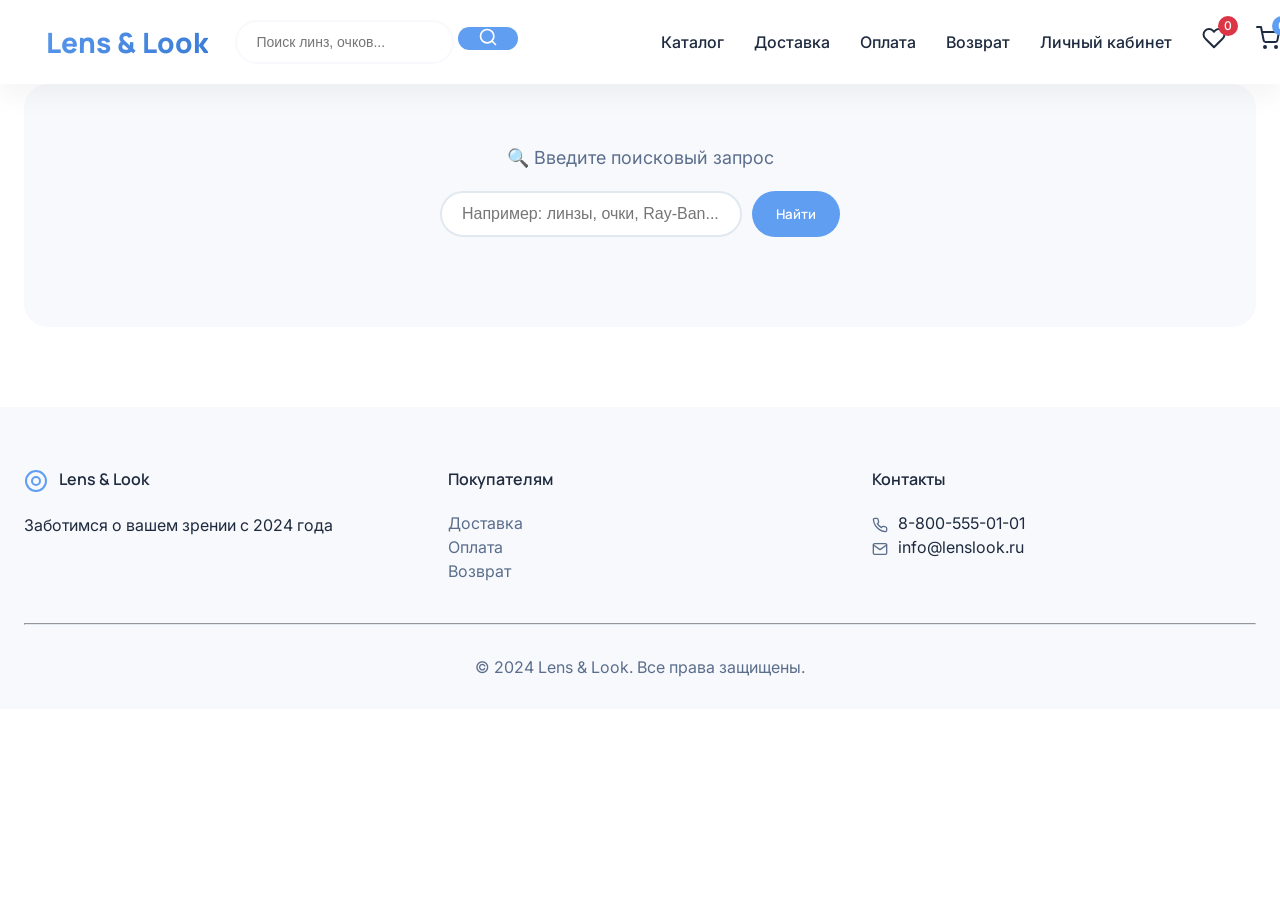
<file: search.html>
<!DOCTYPE html>
<html lang="ru">
<head>
    <meta charset="UTF-8">
    <meta name="viewport" content="width=device-width, initial-scale=1.0">
    <title>Поиск - Lens & Look</title>
    <link href="https://fonts.googleapis.com/css2?family=Manrope:wght@400;600;800&family=Inter:wght@400;500&display=swap" rel="stylesheet">
    <link rel="stylesheet" href="assets/css/main.css">
</head>
<body>

<header>
    <div class="container header-inner">
        <a href="index.html" class="logo">
            <svg width="32" height="32" viewBox="0 0 24 24" fill="none" stroke="currentColor" stroke-width="2" stroke-linecap="round" stroke-linejoin="round" style="display: inline-block; vertical-align: middle; margin-right: 8px;">
                <circle cx="12" cy="12" r="10"/>
                <circle cx="12" cy="12" r="4"/>
                <line x1="21" y1="12" x2="23" y2="12"/>
                <line x1="1" y1="12" x2="3" y2="12"/>
                <line x1="12" y1="21" x2="12" y2="23"/>
                <line x1="12" y1="1" x2="12" y2="3"/>
            </svg>
            Lens & Look
        </a>
        <div class="search-bar">
            <form action="search.html" method="GET">
                <input type="text" name="q" placeholder="Поиск линз, очков..." required id="searchInput">
                <button type="submit">
                    <svg width="20" height="20" viewBox="0 0 24 24" fill="none" stroke="currentColor" stroke-width="2" stroke-linecap="round" stroke-linejoin="round">
                        <circle cx="11" cy="11" r="8"/>
                        <line x1="21" y1="21" x2="16.65" y2="16.65"/>
                    </svg>
                </button>
            </form>
        </div>
        <div class="nav-links">
            <a href="catalog.html">Каталог</a>
            <a href="delivery.html">Доставка</a>
            <a href="payment.html">Оплата</a>
            <a href="returns.html">Возврат</a>
            <a href="account.html">Личный кабинет</a>
            <a href="favorites.html" class="favorites-icon">
                <svg width="24" height="24" viewBox="0 0 24 24" fill="none" stroke="currentColor" stroke-width="2" stroke-linecap="round" stroke-linejoin="round">
                    <path d="M20.84 4.61a5.5 5.5 0 0 0-7.78 0L12 5.67l-1.06-1.06a5.5 5.5 0 0 0-7.78 7.78l1.06 1.06L12 21.23l7.78-7.78 1.06-1.06a5.5 5.5 0 0 0 0-7.78z"/>
                </svg>
                <span class="favorites-count" id="favoritesCount">0</span>
            </a>
            <a href="cart.html" class="cart-icon">
                <svg width="24" height="24" viewBox="0 0 24 24" fill="none" stroke="currentColor" stroke-width="2" stroke-linecap="round" stroke-linejoin="round">
                    <circle cx="9" cy="21" r="1"/>
                    <circle cx="20" cy="21" r="1"/>
                    <path d="M1 1h4l2.68 13.39a2 2 0 0 0 2 1.61h9.72a2 2 0 0 0 2-1.61L23 6H6"/>
                </svg>
                <span class="cart-count" id="cartCount">0</span>
            </a>
        </div>
    </div>
</header>

<main>
    <div class="container" id="searchContent">
        <div style="text-align: center; padding: 100px;">Загрузка...</div>
    </div>
</main>

<footer>
    <div class="container">
        <div class="footer-grid">
            <div>
                <h4>
                    <svg width="24" height="24" viewBox="0 0 24 24" fill="none" stroke="#5F9EF0" stroke-width="2" stroke-linecap="round" stroke-linejoin="round" style="display: inline-block; vertical-align: middle; margin-right: 8px;">
                        <circle cx="12" cy="12" r="10"/>
                        <circle cx="12" cy="12" r="4"/>
                    </svg>
                    Lens & Look
                </h4>
                <p>Заботимся о вашем зрении с 2024 года</p>
            </div>
            <div>
                <h4>Покупателям</h4>
                <ul>
                    <li><a href="delivery.html">Доставка</a></li>
                    <li><a href="payment.html">Оплата</a></li>
                    <li><a href="returns.html">Возврат</a></li>
                </ul>
            </div>
            <div>
                <h4>Контакты</h4>
                <p>
                    <svg width="16" height="16" viewBox="0 0 24 24" fill="none" stroke="#5B6E8C" stroke-width="2" stroke-linecap="round" stroke-linejoin="round" style="display: inline-block; vertical-align: middle; margin-right: 6px;">
                        <path d="M22 16.92v3a2 2 0 0 1-2.18 2 19.79 19.79 0 0 1-8.63-3.07 19.5 19.5 0 0 1-6-6 19.79 19.79 0 0 1-3.07-8.67A2 2 0 0 1 4.11 2h3a2 2 0 0 1 2 1.72c.127.96.361 1.903.7 2.81a2 2 0 0 1-.45 2.11L8.09 9.91a16 16 0 0 0 6 6l1.27-1.27a2 2 0 0 1 2.11-.45c.907.339 1.85.573 2.81.7A2 2 0 0 1 22 16.92z"/>
                    </svg>
                    8-800-555-01-01
                </p>
                <p>
                    <svg width="16" height="16" viewBox="0 0 24 24" fill="none" stroke="#5B6E8C" stroke-width="2" stroke-linecap="round" stroke-linejoin="round" style="display: inline-block; vertical-align: middle; margin-right: 6px;">
                        <path d="M4 4h16c1.1 0 2 .9 2 2v12c0 1.1-.9 2-2 2H4c-1.1 0-2-.9-2-2V6c0-1.1.9-2 2-2z"/>
                        <polyline points="22,6 12,13 2,6"/>
                    </svg>
                    info@lenslook.ru
                </p>
            </div>
        </div>
        <hr>
        <p class="copyright">© 2024 Lens & Look. Все права защищены.</p>
    </div>
</footer>

<script src="assets/js/main.js"></script>
</body>
</html>
</file>
<file: assets/css/main.css>
/* ============================================================
   ROOT ПЕРЕМЕННЫЕ
   ============================================================ */

:root {
    --primary: #5F9EF0;
    --primary-dark: #3A7BD5;
    --secondary: #F0F4FF;
    --text: #1E2A3E;
    --text-light: #5B6E8C;
    --bg: #FFFFFF;
    --gray-light: #F8F9FC;
    --shadow: 0 10px 30px rgba(0,0,0,0.05);
}

* {
    margin: 0;
    padding: 0;
    box-sizing: border-box;
}

body {
    font-family: 'Inter', -apple-system, BlinkMacSystemFont, 'Segoe UI', sans-serif;
    color: var(--text);
    background: var(--bg);
    line-height: 1.5;
}

h1, h2, h3, h4, .logo, .nav-link, .btn {
    font-family: 'Manrope', sans-serif;
    font-weight: 600;
}

.container {
    max-width: 1280px;
    margin: 0 auto;
    padding: 0 24px;
}

/* ============================================================
   HEADER (общий для всех страниц)
   ============================================================ */

header {
    background: rgba(255,255,255,0.95);
    backdrop-filter: blur(10px);
    box-shadow: var(--shadow);
    position: sticky;
    top: 0;
    z-index: 100;
}

.header-inner {
    display: flex;
    justify-content: space-between;
    align-items: center;
    padding: 20px 0;
    flex-wrap: wrap;
    gap: 20px;
}

.logo {
    font-size: 28px;
    font-weight: 800;
    background: linear-gradient(135deg, var(--primary), var(--primary-dark));
    -webkit-background-clip: text;
    background-clip: text;
    color: transparent;
    text-decoration: none;
}

.search-bar {
    flex: 1;
    max-width: 400px;
    display: flex;
    gap: 10px;
}

.search-bar input {
    flex: 1;
    padding: 12px 20px;
    border: 2px solid var(--gray-light);
    border-radius: 40px;
    font-size: 14px;
    transition: all 0.3s;
}

.search-bar input:focus {
    outline: none;
    border-color: var(--primary);
}

.search-bar button {
    background: var(--primary);
    border: none;
    border-radius: 40px;
    padding: 0 20px;
    color: white;
    cursor: pointer;
}

.nav-links {
    display: flex;
    gap: 30px;
    align-items: center;
}

.nav-links a {
    text-decoration: none;
    color: var(--text);
    font-weight: 500;
    transition: color 0.2s;
}

.nav-links a:hover {
    color: var(--primary);
}

/* Иконка избранного */
.favorites-icon {
    position: relative;
    font-size: 24px;
    text-decoration: none;
    color: var(--text);
}

.favorites-count {
    position: absolute;
    top: -8px;
    right: -12px;
    background: #dc3545;
    color: white;
    border-radius: 50%;
    width: 20px;
    height: 20px;
    font-size: 12px;
    display: flex;
    align-items: center;
    justify-content: center;
}

.cart-icon {
    position: relative;
    font-size: 24px;
}

.cart-count {
    position: absolute;
    top: -8px;
    right: -12px;
    background: var(--primary);
    color: white;
    border-radius: 50%;
    width: 20px;
    height: 20px;
    font-size: 12px;
    display: flex;
    align-items: center;
    justify-content: center;
}

/* ============================================================
   ОБЩИЕ КОМПОНЕНТЫ
   ============================================================ */

/* Карточки товаров */
.products-grid {
    display: grid;
    grid-template-columns: repeat(auto-fill, minmax(280px, 1fr));
    gap: 30px;
    margin: 40px 0;
}

.product-card {
    background: white;
    border-radius: 24px;
    overflow: hidden;
    box-shadow: var(--shadow);
    transition: all 0.3s cubic-bezier(0.4, 0, 0.2, 1);
    cursor: pointer;
}

.product-card:hover {
    transform: translateY(-8px);
    box-shadow: 0 20px 40px rgba(95,158,240,0.15);
}

.product-card img {
    width: 100%;
    height: 220px;
    object-fit: cover;
    transition: transform 0.5s;
}

.product-card:hover img {
    transform: scale(1.05);
}

.product-info {
    padding: 20px;
}

.product-card .card-buttons {
    display: flex;
    gap: 10px;
    margin-top: 15px;
}

.product-card .btn {
    flex: 1;
}

.price {
    font-size: 24px;
    font-weight: 700;
    color: var(--primary);
    margin: 10px 0;
}

.btn {
    background: var(--primary);
    color: white;
    border: none;
    padding: 12px 24px;
    border-radius: 40px;
    font-weight: 600;
    cursor: pointer;
    transition: all 0.3s;
    text-decoration: none;
    display: inline-block;
    text-align: center;
}

.btn:hover {
    background: var(--primary-dark);
    transform: scale(1.02);
}

.btn-outline {
    background: transparent;
    color: var(--primary);
    border: 2px solid var(--primary);
}

.btn-outline:hover {
    background: var(--primary);
    color: white;
}

.btn-small {
    flex: 1;
    padding: 10px;
    font-size: 14px;
    text-align: center;
}

/* Кнопка избранного */
.fav-btn {
    background: #E1E8F0;
    border: none;
    width: 40px;
    height: 40px;
    border-radius: 50%;
    font-size: 18px;
    cursor: pointer;
    transition: all 0.2s;
    display: flex;
    align-items: center;
    justify-content: center;
}

.fav-btn:hover {
    transform: scale(1.05);
}

.fav-btn.active {
    background: #dc3545;
    color: white;
}

/* Заголовок страницы */
.page-title {
    margin: 40px 0 20px;
    font-size: 36px;
    font-family: 'Manrope', sans-serif;
}

.page-header {
    margin: 40px 0 20px;
    font-size: 36px;
    font-family: 'Manrope', sans-serif;
}

/* ============================================================
   FOOTER (общий для всех страниц)
   ============================================================ */

footer {
    background: #F8F9FC;
    padding: 60px 0 30px;
    margin-top: 80px;
}

.footer-grid {
    display: grid;
    grid-template-columns: repeat(auto-fit, minmax(200px, 1fr));
    gap: 40px;
    margin-bottom: 40px;
}

footer h4 {
    font-family: 'Manrope', sans-serif;
    margin-bottom: 20px;
}

footer ul {
    list-style: none;
}

footer ul li a {
    text-decoration: none;
    color: #5B6E8C;
    transition: color 0.2s;
}

footer ul li a:hover {
    color: var(--primary);
}

footer hr {
    border-color: #E1E8F0;
}

.copyright {
    text-align: center;
    color: #5B6E8C;
    margin-top: 30px;
}

/* ============================================================
   ГЛАВНАЯ СТРАНИЦА
   ============================================================ */

/* Hero-блок */
.hero {
    display: flex;
    align-items: center;
    justify-content: space-between;
    gap: 50px;
    padding: 60px 0;
    flex-wrap: wrap;
}

.hero-text {
    flex: 1;
}

.hero-text h1 {
    font-size: 48px;
    font-family: 'Manrope', sans-serif;
    margin-bottom: 20px;
    background: linear-gradient(135deg, #1E2A3E, var(--primary));
    -webkit-background-clip: text;
    background-clip: text;
    color: transparent;
}

.hero-text p {
    font-size: 18px;
    color: var(--text-light);
    margin-bottom: 30px;
}

.hero-image {
    flex: 1;
    text-align: center;
}

.hero-image img {
    max-width: 100%;
    border-radius: 30px;
}

section {
    margin: 60px 0;
}

section h2 {
    font-size: 32px;
    margin-bottom: 30px;
    font-family: 'Manrope', sans-serif;
}

/* Категории */
.categories-section {
    margin: 60px 0 80px;
}

.categories-grid {
    display: grid;
    grid-template-columns: repeat(auto-fit, minmax(220px, 1fr));
    gap: 30px;
    margin-top: 30px;
}

.category-card {
    background: white;
    padding: 30px 25px;
    border-radius: 24px;
    text-align: center;
    text-decoration: none;
    color: var(--text);
    box-shadow: var(--shadow);
    transition: all 0.3s cubic-bezier(0.4, 0, 0.2, 1);
    border: 2px solid transparent;
}

.category-card:hover {
    transform: translateY(-6px);
    box-shadow: 0 20px 40px rgba(95,158,240,0.15);
    border-color: var(--primary);
}

.category-card svg {
    margin-bottom: 15px;
}

.category-card h3 {
    font-size: 18px;
    font-family: 'Manrope', sans-serif;
    margin-bottom: 8px;
}

.category-card p {
    font-size: 14px;
    color: var(--text-light);
}

/* Преимущества */
.advantages-section {
    background: var(--gray-light);
    padding: 60px 0;
    margin: 60px -24px;
    border-radius: 40px;
}

.advantages-section .container {
    padding: 0 24px;
}

.advantages-grid {
    display: grid;
    grid-template-columns: repeat(auto-fit, minmax(220px, 1fr));
    gap: 30px;
    margin-top: 30px;
}

.advantage-card {
    text-align: center;
    padding: 25px 20px;
    background: white;
    border-radius: 20px;
    box-shadow: var(--shadow);
    transition: all 0.3s;
}

.advantage-card:hover {
    transform: translateY(-4px);
}

.advantage-card svg {
    margin-bottom: 15px;
}

.advantage-card h3 {
    font-size: 18px;
    font-family: 'Manrope', sans-serif;
    margin-bottom: 8px;
}

.advantage-card p {
    font-size: 14px;
    color: var(--text-light);
}

/* Баннер */
.banner-section {
    margin: 60px 0;
}

.banner-card {
    background: linear-gradient(135deg, var(--secondary), white);
    border-radius: 30px;
    padding: 50px;
    display: flex;
    align-items: center;
    justify-content: space-between;
    gap: 40px;
    flex-wrap: wrap;
    box-shadow: var(--shadow);
}

.banner-content {
    flex: 1;
}

.banner-content h2 {
    font-size: 32px;
    font-family: 'Manrope', sans-serif;
    margin-bottom: 15px;
}

.banner-content p {
    font-size: 18px;
    color: var(--text-light);
    margin-bottom: 25px;
    max-width: 500px;
}

.banner-icon {
    flex-shrink: 0;
}

.banner-icon svg {
    opacity: 0.6;
}

/* ============================================================
   FLEXBOX ДЛЯ ТОВАРОВ
   ============================================================ */

.products-flex {
    display: flex;
    flex-wrap: nowrap;
    overflow-x: auto;
    gap: 30px;
    padding: 10px 0 20px 0;
    margin: 0 -12px;
    scroll-behavior: smooth;
    -webkit-overflow-scrolling: touch;
}

.products-flex .product-card {
    flex: 0 0 280px;
    min-width: 280px;
    max-width: 280px;
    margin: 0 12px;
}

/* Скрываем скроллбар для красоты */
.products-flex::-webkit-scrollbar {
    height: 6px;
}

.products-flex::-webkit-scrollbar-track {
    background: #F0F4FF;
    border-radius: 10px;
}

.products-flex::-webkit-scrollbar-thumb {
    background: #5F9EF0;
    border-radius: 10px;
}

.products-flex::-webkit-scrollbar-thumb:hover {
    background: #3A7BD5;
}

/* Адаптив */
@media (max-width: 768px) {
    .products-flex .product-card {
        flex: 0 0 240px;
        min-width: 240px;
        max-width: 240px;
    }
}

@media (max-width: 480px) {
    .products-flex .product-card {
        flex: 0 0 200px;
        min-width: 200px;
        max-width: 200px;
    }
}

/* ============================================================
   КАТАЛОГ
   ============================================================ */

.filters {
    display: flex;
    gap: 15px;
    margin-bottom: 40px;
    flex-wrap: wrap;
}

.filter-btn {
    background: #E1E8F0;
    color: #333;
    border: none;
    padding: 12px 24px;
    border-radius: 40px;
    font-weight: 600;
    cursor: pointer;
    transition: all 0.3s;
    text-decoration: none;
    display: inline-block;
    font-family: 'Manrope', sans-serif;
}

.filter-btn.active {
    background: #5F9EF0;
    color: white;
}

.filter-btn:hover {
    background: #5F9EF0;
    color: white;
}

.no-products {
    text-align: center;
    padding: 60px;
    color: #5B6E8C;
    font-size: 18px;
}

/* ============================================================
   КОРЗИНА
   ============================================================ */

.cart-container {
    display: grid;
    grid-template-columns: 1fr 380px;
    gap: 30px;
    margin: 40px 0;
}

.cart-header {
    background: #F8F9FC;
    padding: 15px 20px;
    border-radius: 16px;
    margin-bottom: 20px;
    font-weight: 600;
    display: grid;
    grid-template-columns: 100px 1fr 150px 120px 50px;
    gap: 15px;
}

.cart-item {
    background: white;
    padding: 20px;
    border-radius: 16px;
    margin-bottom: 15px;
    box-shadow: var(--shadow);
    display: grid;
    grid-template-columns: 100px 1fr 150px 120px 50px;
    gap: 15px;
    align-items: center;
    transition: all 0.3s;
}

.cart-item:hover {
    transform: translateX(5px);
}

.cart-item img {
    width: 80px;
    height: 80px;
    object-fit: cover;
    border-radius: 12px;
}

.cart-item h3 {
    font-size: 16px;
    margin-bottom: 5px;
}

.cart-item .price,
.cart-item .item-quantity,
.cart-item .item-remove {
    grid-column: span 2;
    justify-content: space-between;
    display: flex;
    align-items: center;
}

.cart-summary {
    background: #F8F9FC;
    padding: 30px;
    border-radius: 24px;
    height: fit-content;
    position: sticky;
    top: 100px;
}

.empty-cart {
    text-align: center;
    padding: 80px 20px;
    background: #F8F9FC;
    border-radius: 24px;
}

.empty-cart-icon {
    font-size: 80px;
    margin-bottom: 20px;
}

.quantity-btn {
    background: #E1E8F0;
    border: none;
    width: 30px;
    height: 30px;
    border-radius: 8px;
    cursor: pointer;
    font-size: 18px;
    transition: all 0.2s;
}

.quantity-btn:hover {
    background: #5F9EF0;
    color: white;
}

.remove-btn {
    background: none;
    border: none;
    font-size: 24px;
    cursor: pointer;
    color: #dc3545;
    transition: transform 0.2s;
}

.remove-btn:hover {
    transform: scale(1.1);
}

/* ============================================================
   СТРАНИЦА ТОВАРА
   ============================================================ */

.product-container {
    display: grid;
    grid-template-columns: 1fr 1fr;
    gap: 50px;
    margin: 50px 0;
}

.product-image {
    background: #F8F9FC;
    border-radius: 24px;
    padding: 40px;
    text-align: center;
}

.product-image img {
    max-width: 100%;
    border-radius: 16px;
}

.product-title {
    font-size: 36px;
    font-family: 'Manrope', sans-serif;
    margin-bottom: 15px;
}

.product-price {
    font-size: 32px;
    font-weight: 700;
    color: #5F9EF0;
    margin: 20px 0;
}

.product-description {
    color: #5B6E8C;
    line-height: 1.6;
    margin: 20px 0;
}

.product-characteristics {
    background: #F8F9FC;
    padding: 20px;
    border-radius: 16px;
    margin: 20px 0;
}

.product-characteristics h3 {
    margin-bottom: 15px;
}

.char-item {
    display: flex;
    justify-content: space-between;
    padding: 10px 0;
    border-bottom: 1px solid #E1E8F0;
}

.char-item:last-child {
    border-bottom: none;
}

.char-label {
    font-weight: 600;
    color: #1E2A3E;
}

.char-value {
    color: #5B6E8C;
}

.quantity-selector {
    display: flex;
    align-items: center;
    gap: 15px;
    margin: 25px 0;
}

.quantity-btn {
    background: #E1E8F0;
    border: none;
    width: 40px;
    height: 40px;
    border-radius: 12px;
    cursor: pointer;
    font-size: 20px;
    transition: all 0.2s;
}

.quantity-btn:hover {
    background: #5F9EF0;
    color: white;
}

.quantity-input {
    width: 60px;
    text-align: center;
    font-size: 18px;
    font-weight: 600;
    border: 1px solid #E1E8F0;
    border-radius: 12px;
    padding: 8px;
}

.add-to-cart-btn {
    width: 100%;
    padding: 16px;
    font-size: 18px;
    margin-top: 10px;
}

.button-group {
    display: flex;
    align-items: center;
    gap: 15px;
}

.reviews-section {
    margin-top: 60px;
    padding-top: 40px;
    border-top: 1px solid #E1E8F0;
}

.reviews-title {
    font-size: 28px;
    margin-bottom: 30px;
}

.review-card {
    background: #F8F9FC;
    padding: 20px;
    border-radius: 16px;
    margin-bottom: 20px;
}

.review-author {
    font-weight: 600;
    margin-bottom: 5px;
}

.review-rating {
    color: #FFB800;
    margin-bottom: 10px;
}

.review-text {
    color: #5B6E8C;
    line-height: 1.5;
}

.review-date {
    font-size: 12px;
    color: #A0B0C8;
    margin-top: 10px;
}

.not-found {
    text-align: center;
    padding: 100px 20px;
}

.not-found h1 {
    font-size: 72px;
    color: #5F9EF0;
    margin-bottom: 20px;
}

.back-link {
    display: inline-block;
    margin-top: 20px;
}

/* ============================================================
   ИЗБРАННОЕ
   ============================================================ */

.empty-favorites {
    text-align: center;
    padding: 80px 20px;
    background: #F8F9FC;
    border-radius: 24px;
}

.empty-icon {
    font-size: 80px;
    margin-bottom: 20px;
}

.favorites-grid {
    display: grid;
    grid-template-columns: repeat(auto-fill, minmax(250px, 1fr));
    gap: 25px;
    margin-top: 20px;
}

.favorite-card {
    background: white;
    border-radius: 20px;
    overflow: hidden;
    box-shadow: var(--shadow);
    transition: all 0.3s;
    position: relative;
}

.favorite-card:hover {
    transform: translateY(-5px);
}

.favorite-card img {
    width: 100%;
    height: 180px;
    object-fit: cover;
    cursor: pointer;
}

.favorite-card .info {
    padding: 15px;
}

.favorite-card h3 {
    font-size: 16px;
    cursor: pointer;
    margin-bottom: 5px;
}

.favorite-card h3:hover {
    color: var(--primary);
}

.favorite-card .price {
    font-size: 20px;
    margin: 8px 0;
}

.remove-fav {
    position: absolute;
    top: 10px;
    right: 10px;
    background: white;
    border: none;
    width: 32px;
    height: 32px;
    border-radius: 50%;
    font-size: 18px;
    cursor: pointer;
    box-shadow: 0 2px 8px rgba(0,0,0,0.1);
    color: #dc3545;
    z-index: 10;
}

.remove-fav:hover {
    background: #dc3545;
    color: white;
}

.favorite-info {
    padding: 20px;
}

.favorite-info h3 {
    cursor: pointer;
    margin-bottom: 5px;
}

.favorite-info h3:hover {
    color: #5F9EF0;
}

/* ============================================================
   ЛИЧНЫЙ КАБИНЕТ
   ============================================================ */

.account-container {
    display: grid;
    grid-template-columns: 280px 1fr;
    gap: 40px;
    margin: 40px 0;
}

.sidebar {
    background: #F8F9FC;
    padding: 30px;
    border-radius: 24px;
    height: fit-content;
}

.user-avatar {
    text-align: center;
    margin-bottom: 30px;
}

.user-avatar .avatar-icon {
    font-size: 64px;
}

.user-avatar h3 {
    margin-top: 10px;
}

.user-avatar p {
    color: #5B6E8C;
    font-size: 14px;
}

.sidebar-nav {
    display: flex;
    flex-direction: column;
    gap: 10px;
}

.sidebar-nav a {
    text-decoration: none;
    color: #1E2A3E;
    padding: 10px;
    border-radius: 12px;
    transition: all 0.2s;
    cursor: pointer;
}

.sidebar-nav a:hover {
    background: #E8F0FE;
}

.sidebar-nav a.active {
    background: #5F9EF0;
    color: white;
}

.logout-btn {
    color: #dc3545 !important;
    margin-top: 20px;
}

.tab-content {
    background: white;
    padding: 30px;
    border-radius: 24px;
    box-shadow: var(--shadow);
}

.tab-content h2 {
    margin-bottom: 20px;
}

.form-group {
    margin-bottom: 20px;
}

.form-group label {
    display: block;
    margin-bottom: 8px;
    font-weight: 500;
}

.form-group input {
    width: 100%;
    padding: 12px;
    border: 2px solid #E1E8F0;
    border-radius: 12px;
    font-size: 16px;
    transition: all 0.2s;
}

.form-group input:focus {
    outline: none;
    border-color: #5F9EF0;
}

.auth-container {
    display: grid;
    grid-template-columns: 1fr 1fr;
    gap: 40px;
    margin: 40px 0;
}

.auth-card {
    background: white;
    padding: 40px;
    border-radius: 24px;
    box-shadow: var(--shadow);
}

.auth-card h2 {
    margin-bottom: 20px;
}

.error-message {
    background: #f8d7da;
    color: #721c24;
    padding: 12px;
    border-radius: 8px;
    margin-bottom: 20px;
}

.success-message {
    background: #d4edda;
    color: #155724;
    padding: 12px;
    border-radius: 8px;
    margin-bottom: 20px;
}

.btn-full {
    width: 100%;
}

.empty-state {
    text-align: center;
    padding: 40px;
    color: #5B6E8C;
}

.order-card {
    background: #F8F9FC;
    padding: 20px;
    border-radius: 16px;
    margin-bottom: 15px;
}

.order-header {
    display: flex;
    justify-content: space-between;
    margin-bottom: 10px;
    padding-bottom: 10px;
    border-bottom: 1px solid #E1E8F0;
}

.order-status {
    color: #5F9EF0;
    font-weight: 600;
}

/* ============================================================
   ДОСТАВКА / ОПЛАТА / ВОЗВРАТ
   ============================================================ */

.delivery-block,
.payment-block,
.returns-block {
    background: #F8F9FC;
    padding: 40px;
    border-radius: 24px;
    margin-bottom: 40px;
}

.delivery-block h3,
.payment-block h3,
.returns-block h3 {
    font-size: 24px;
    margin-bottom: 15px;
}

.returns-block h3:first-child {
    margin-top: 0;
}

.delivery-list,
.payment-list,
.returns-list {
    list-style: none;
    margin-top: 20px;
}

.delivery-list li,
.payment-list li,
.returns-list li {
    padding: 12px 0;
    border-bottom: 1px solid #E1E8F0;
    font-size: 16px;
}

.delivery-list li:last-child,
.payment-list li:last-child,
.returns-list li:last-child {
    border-bottom: none;
}

.delivery-list li {
    display: flex;
    align-items: center;
    gap: 12px;
}

.returns-list li {
    display: flex;
    align-items: center;
    gap: 12px;
}

.delivery-note,
.payment-note,
.returns-note {
    background: #E8F0FE;
    padding: 20px;
    border-radius: 16px;
    margin-top: 20px;
    color: #5F9EF0;
}

.warning-note {
    background: #FFF3E0;
    padding: 20px;
    border-radius: 16px;
    margin-top: 20px;
    color: #E67E22;
}

.secure-badge {
    display: inline-flex;
    align-items: center;
    gap: 10px;
    background: white;
    padding: 10px 20px;
    border-radius: 40px;
    margin-top: 20px;
}

.step-number {
    display: inline-flex;
    align-items: center;
    justify-content: center;
    width: 32px;
    height: 32px;
    background: #5F9EF0;
    color: white;
    border-radius: 50%;
    font-weight: 600;
    margin-right: 12px;
}

.delivery-header {
    margin: 40px 0 20px;
    font-size: 36px;
    font-family: 'Manrope', sans-serif;
}

/* ============================================================
   ПОИСК
   ============================================================ */

.search-header {
    margin: 40px 0 20px;
    font-size: 32px;
    font-family: 'Manrope', sans-serif;
}

.search-query {
    color: #5F9EF0;
    background: #E8F0FE;
    padding: 4px 12px;
    border-radius: 40px;
    display: inline-block;
}

.no-results {
    text-align: center;
    padding: 60px;
    background: #F8F9FC;
    border-radius: 24px;
}

.no-results p {
    font-size: 18px;
    color: #5B6E8C;
    margin-bottom: 20px;
}

.search-again {
    max-width: 400px;
    margin: 0 auto 30px;
}

.search-again form {
    display: flex;
    gap: 10px;
}

.search-again input {
    flex: 1;
    padding: 12px 20px;
    border: 2px solid #E1E8F0;
    border-radius: 40px;
    font-size: 16px;
}

.search-again input:focus {
    outline: none;
    border-color: #5F9EF0;
}

/* ============================================================
   404 СТРАНИЦА
   ============================================================ */

.error-container {
    text-align: center;
    padding: 40px 20px;
    max-width: 600px;
    margin: 0 auto;
}

.error-code {
    font-size: 120px;
    font-weight: 800;
    font-family: 'Manrope', sans-serif;
    background: linear-gradient(135deg, var(--primary), var(--primary-dark));
    -webkit-background-clip: text;
    background-clip: text;
    color: transparent;
    margin-bottom: 20px;
}

.error-icon {
    font-size: 80px;
    margin-bottom: 20px;
}

.error-container h1 {
    font-size: 28px;
    margin-bottom: 15px;
    font-family: 'Manrope', sans-serif;
}

.error-container p {
    font-size: 18px;
    color: var(--text-light);
    margin-bottom: 30px;
    line-height: 1.5;
}

.error-buttons {
    display: flex;
    gap: 15px;
    justify-content: center;
    flex-wrap: wrap;
}

.suggestions {
    margin-top: 40px;
    padding-top: 30px;
    border-top: 1px solid #E1E8F0;
}

.suggestions h3 {
    font-size: 18px;
    margin-bottom: 15px;
    color: var(--text);
}

.suggestions-links {
    display: flex;
    gap: 15px;
    justify-content: center;
    flex-wrap: wrap;
}

.suggestions-links a {
    color: var(--primary);
    text-decoration: none;
    padding: 8px 16px;
    background: #E8F0FE;
    border-radius: 40px;
    transition: all 0.2s;
}

.suggestions-links a:hover {
    background: var(--primary);
    color: white;
}

/* ============================================================
   АНИМАЦИИ
   ============================================================ */

@keyframes fadeInUp {
    from {
        opacity: 0;
        transform: translateY(30px);
    }
    to {
        opacity: 1;
        transform: translateY(0);
    }
}

@keyframes slideIn {
    from {
        opacity: 0;
        transform: translateX(100px);
    }
    to {
        opacity: 1;
        transform: translateX(0);
    }
}

/* ============================================================
   АДАПТИВ
   ============================================================ */

@media (max-width: 992px) {
    .hero-slide {
        padding: 40px 30px;
        min-height: 380px;
    }
    .hero-text h1 {
        font-size: 36px;
    }
    .hero-image img {
        max-height: 240px;
    }
}

@media (max-width: 768px) {
    .hero {
        flex-direction: column;
        text-align: center;
    }
    .hero-text h1 {
        font-size: 32px;
    }
    section h2 {
        font-size: 24px;
    }
    .header-inner {
        flex-direction: column;
    }
    .search-bar {
        max-width: 100%;
    }
    .nav-links {
        flex-wrap: wrap;
        justify-content: center;
    }

    /* Преимущества */
    .advantages-section {
        margin: 60px -16px;
        padding: 40px 0;
        border-radius: 24px;
    }
    .advantages-section .container {
        padding: 0 16px;
    }
    .advantages-grid {
        grid-template-columns: 1fr 1fr;
        gap: 15px;
    }

    /* Категории */
    .categories-grid {
        grid-template-columns: repeat(2, 1fr);
        gap: 15px;
    }
    .category-card {
        padding: 20px 15px;
    }
    .category-card svg {
        width: 36px;
        height: 36px;
    }
    .category-card h3 {
        font-size: 16px;
    }

    /* Баннер */
    .banner-card {
        padding: 30px 25px;
        flex-direction: column;
        text-align: center;
    }
    .banner-content p {
        max-width: 100%;
    }
    .banner-content h2 {
        font-size: 26px;
    }
    .banner-icon svg {
        width: 80px;
        height: 80px;
    }

    /* Товары */
    .products-slider-section h2 {
        font-size: 24px;
    }
    .products-slider .slick-prev {
        left: -10px;
    }
    .products-slider .slick-next {
        right: -10px;
    }
    .products-slider .slick-prev,
    .products-slider .slick-next {
        width: 32px;
        height: 32px;
    }
    .products-slider .slick-prev:before,
    .products-slider .slick-next:before {
        font-size: 14px;
    }

    /* Страница товара */
    .product-container {
        grid-template-columns: 1fr;
        gap: 30px;
    }
    .product-title {
        font-size: 28px;
    }
    .product-price {
        font-size: 28px;
    }

    /* Корзина */
    .cart-container {
        grid-template-columns: 1fr;
    }
    .cart-header {
        display: none;
    }
    .cart-item {
        grid-template-columns: 80px 1fr;
        gap: 15px;
    }
    .cart-item .price,
    .cart-item .item-quantity,
    .cart-item .item-remove {
        grid-column: span 2;
        justify-content: space-between;
        display: flex;
        align-items: center;
    }

    /* Личный кабинет */
    .account-container {
        grid-template-columns: 1fr;
    }
    .auth-container {
        grid-template-columns: 1fr;
    }

    /* Общие */
    .page-title,
    .page-header {
        font-size: 28px;
    }
    .delivery-block,
    .payment-block,
    .returns-block {
        padding: 25px;
    }
    .delivery-header {
        font-size: 28px;
    }
    .favorites-grid {
        grid-template-columns: repeat(auto-fill, minmax(250px, 1fr));
        gap: 20px;
    }

    /* Футер */
    .footer-grid {
        grid-template-columns: 1fr;
        text-align: center;
        gap: 30px;
    }

    /* 404 */
    .error-code {
        font-size: 80px;
    }
    .error-icon {
        font-size: 60px;
    }
    .error-container h1 {
        font-size: 24px;
    }
    .error-container p {
        font-size: 16px;
    }

    /* Поиск */
    .search-header {
        font-size: 24px;
    }

    /* Каталог */
    .filters {
        gap: 10px;
    }
    .filter-btn {
        padding: 8px 16px;
        font-size: 14px;
    }
}

/* ============================================================
   ПЛАШКА АДМИНА
   ============================================================ */

.admin-hint {
    background: #E8F0FE;
    border-left: 4px solid #5F9EF0;
    padding: 12px 16px;
    border-radius: 8px;
    margin-bottom: 20px;
    font-size: 14px;
    color: #1E2A3E;
    line-height: 1.4;
}

.admin-hint strong {
    color: #5F9EF0;
}

.admin-hint svg {
    flex-shrink: 0;
}

/* ============================================================
   АДМИН-ПАНЕЛЬ
   ============================================================ */

.admin-panel {
    padding: 20px 0;
}

.admin-stats {
    display: grid;
    grid-template-columns: repeat(auto-fit, minmax(160px, 1fr));
    gap: 20px;
    margin-bottom: 30px;
}

.stat-card {
    background: white;
    padding: 20px;
    border-radius: 16px;
    box-shadow: var(--shadow);
    display: flex;
    align-items: center;
    gap: 15px;
    transition: all 0.3s;
}

.stat-card:hover {
    transform: translateY(-3px);
}

.stat-icon {
    width: 48px;
    height: 48px;
    background: #E8F0FE;
    border-radius: 12px;
    display: flex;
    align-items: center;
    justify-content: center;
}

.stat-info {
    display: flex;
    flex-direction: column;
}

.stat-number {
    font-size: 22px;
    font-weight: 700;
    color: #1E2A3E;
}

.stat-label {
    font-size: 13px;
    color: #5B6E8C;
}

/* Статусы заказов */
.admin-statuses {
    display: flex;
    flex-wrap: wrap;
    gap: 15px;
    padding: 15px 20px;
    background: #F8F9FC;
    border-radius: 12px;
    margin-bottom: 30px;
}

.status-item {
    display: flex;
    align-items: center;
    gap: 8px;
    font-size: 14px;
    color: #1E2A3E;
}

.status-dot {
    width: 12px;
    height: 12px;
    border-radius: 50%;
    display: inline-block;
}

.status-dot.status-new { background: #5F9EF0; }
.status-dot.status-processing { background: #FFB800; }
.status-dot.status-shipped { background: #FF6B6B; }
.status-dot.status-delivered { background: #28a745; }
.status-dot.status-completed { background: #17a2b8; }
.status-dot.status-cancelled { background: #dc3545; }

/* Админ таблица */
.admin-table {
    width: 100%;
    border-collapse: collapse;
    font-size: 14px;
}

.admin-table th {
    background: #F8F9FC;
    padding: 12px 15px;
    text-align: left;
    font-weight: 600;
    border-bottom: 2px solid #E1E8F0;
}

.admin-table td {
    padding: 10px 15px;
    border-bottom: 1px solid #E1E8F0;
}

.admin-table tr:hover td {
    background: #F8F9FC;
}

/* Админ-заказы */
.admin-section {
    margin-top: 30px;
}

.admin-section h3 {
    margin-bottom: 20px;
    font-family: 'Manrope', sans-serif;
    font-size: 20px;
}

.admin-order-card {
    background: white;
    border-radius: 16px;
    padding: 20px;
    box-shadow: var(--shadow);
    margin-bottom: 15px;
    border-left: 4px solid #5F9EF0;
}

.admin-order-card .order-header-info {
    display: flex;
    justify-content: space-between;
    align-items: center;
    flex-wrap: wrap;
    margin-bottom: 10px;
    padding-bottom: 10px;
    border-bottom: 1px solid #E1E8F0;
}

.admin-order-card .order-date {
    font-size: 13px;
    color: #5B6E8C;
    margin-left: 10px;
}

.admin-order-card .order-total {
    font-size: 20px;
    font-weight: 700;
    color: #5F9EF0;
}

.admin-order-card .order-body-info {
    display: flex;
    flex-wrap: wrap;
    gap: 20px;
    align-items: center;
    margin-bottom: 10px;
}

.admin-order-card .order-user,
.admin-order-card .order-items-count {
    font-size: 14px;
    color: #5B6E8C;
}

.admin-order-card .order-status-select {
    display: flex;
    align-items: center;
    gap: 10px;
    margin-left: auto;
}

.status-select {
    padding: 6px 12px;
    border-radius: 20px;
    border: 1px solid #E1E8F0;
    font-size: 13px;
    cursor: pointer;
    outline: none;
    transition: all 0.2s;
}

.status-select.status-new { border-color: #5F9EF0; background: #E8F0FE; color: #5F9EF0; }
.status-select.status-processing { border-color: #FFB800; background: #FFF8E0; color: #D4A000; }
.status-select.status-shipped { border-color: #FF6B6B; background: #FFEEEE; color: #CC4444; }
.status-select.status-delivered { border-color: #28a745; background: #E8F5E9; color: #1E7E34; }
.status-select.status-completed { border-color: #17a2b8; background: #E0F7FA; color: #0D8BA0; }
.status-select.status-cancelled { border-color: #dc3545; background: #FDE8EA; color: #B22234; }

.status-select:focus {
    border-color: #5F9EF0;
    box-shadow: 0 0 0 2px rgba(95,158,240,0.2);
}

.btn-delete-order {
    background: none;
    border: none;
    color: #dc3545;
    cursor: pointer;
    padding: 5px;
    border-radius: 8px;
    transition: all 0.2s;
    display: flex;
    align-items: center;
    justify-content: center;
}

.btn-delete-order:hover {
    background: #dc3545;
    color: white;
}

.admin-order-card .order-items {
    font-size: 13px;
    color: #5B6E8C;
    padding-top: 10px;
    border-top: 1px solid #E1E8F0;
}

.order-item {
    display: inline-block;
    background: #F8F9FC;
    padding: 2px 10px;
    border-radius: 12px;
    margin: 2px 4px 2px 0;
}

/* Адаптив для админки */
@media (max-width: 768px) {
    .admin-stats {
        grid-template-columns: repeat(2, 1fr);
        gap: 12px;
    }
    .stat-card {
        padding: 15px;
    }
    .stat-number {
        font-size: 18px;
    }
    .admin-order-card .order-body-info {
        flex-direction: column;
        align-items: flex-start;
    }
    .admin-order-card .order-status-select {
        margin-left: 0;
        width: 100%;
    }
    .admin-order-card .order-status-select select {
        flex: 1;
    }
    .admin-table {
        font-size: 12px;
    }
    .admin-table th,
    .admin-table td {
        padding: 8px 10px;
    }
    .admin-statuses {
        gap: 10px;
        padding: 12px 15px;
    }
    .status-item {
        font-size: 12px;
    }
}

/* Ссылка на админ-панель в меню */
.sidebar-nav a[data-tab="admin"] {
    background: #5F9EF0 !important;
    color: white !important;
    border-radius: 12px;
    font-weight: 600;
}

.sidebar-nav a[data-tab="admin"]:hover {
    background: #3A7BD5 !important;
    opacity: 1;
}
</file>
